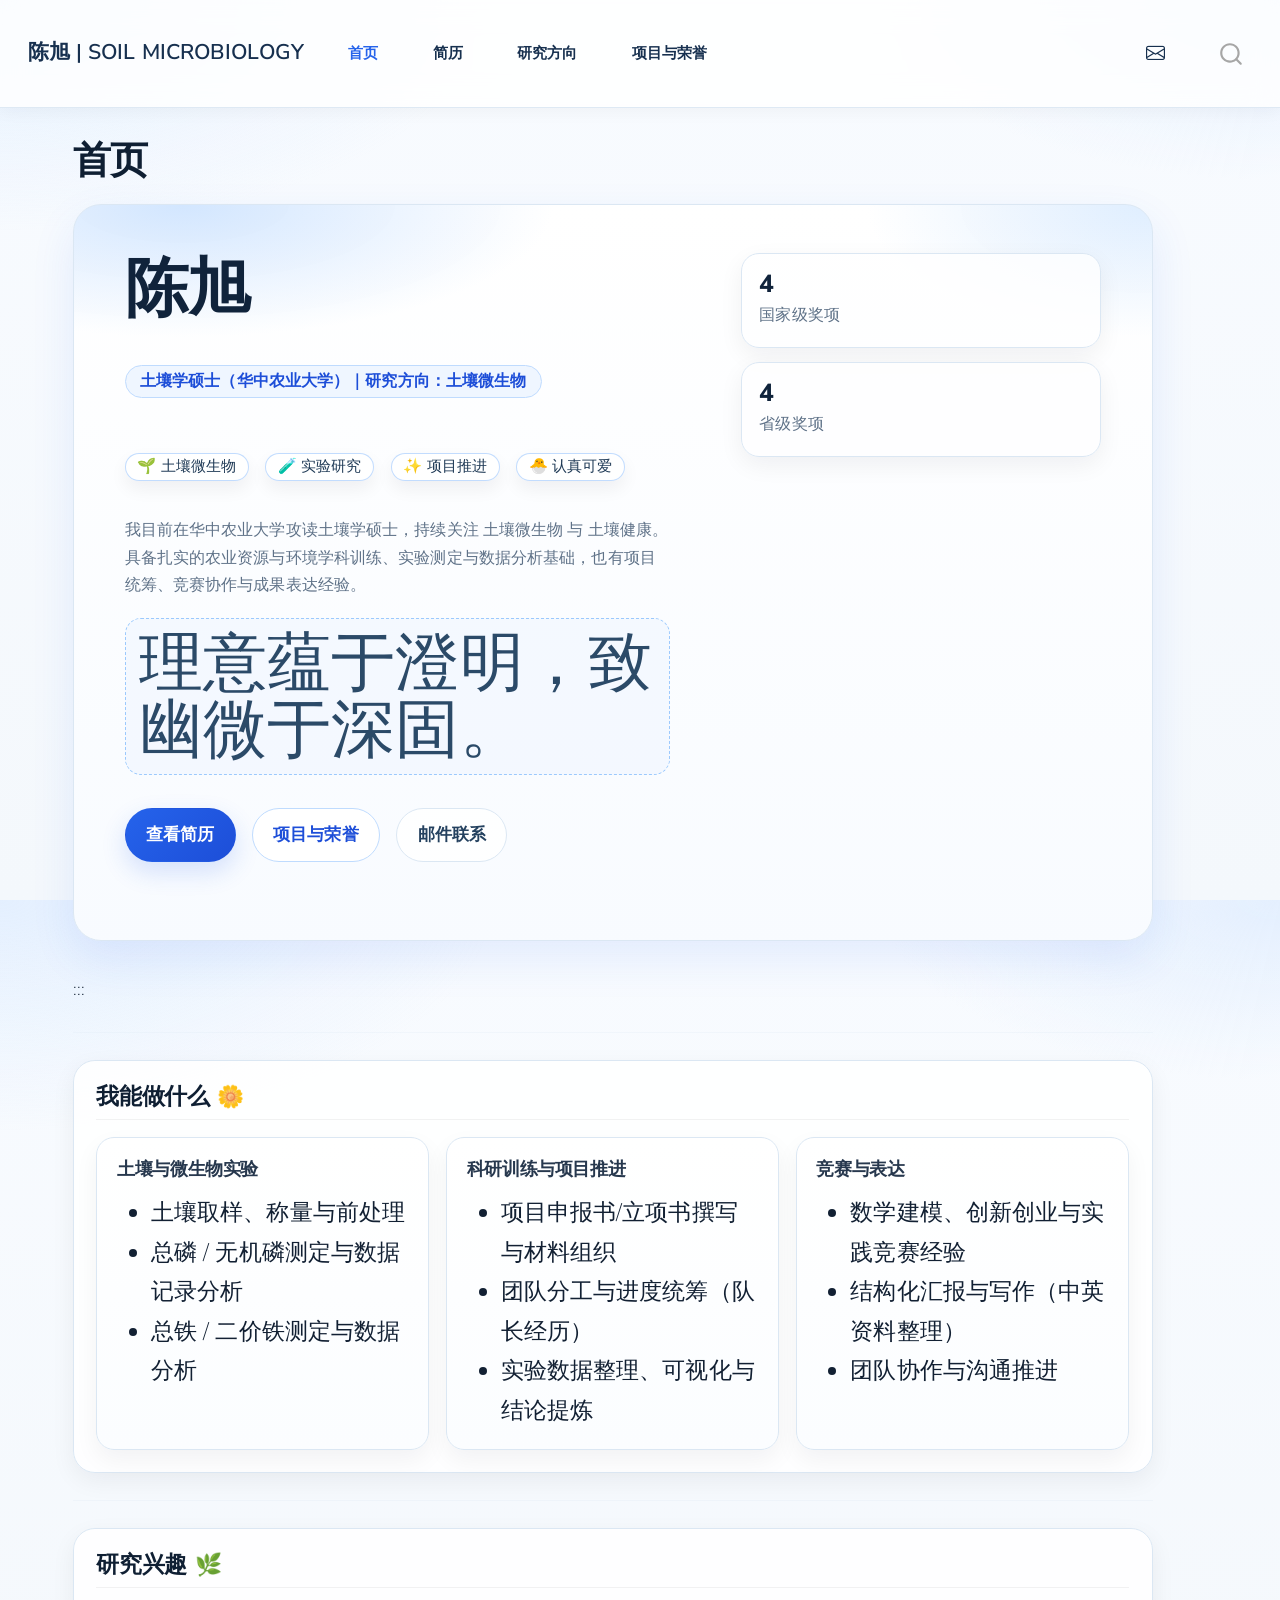
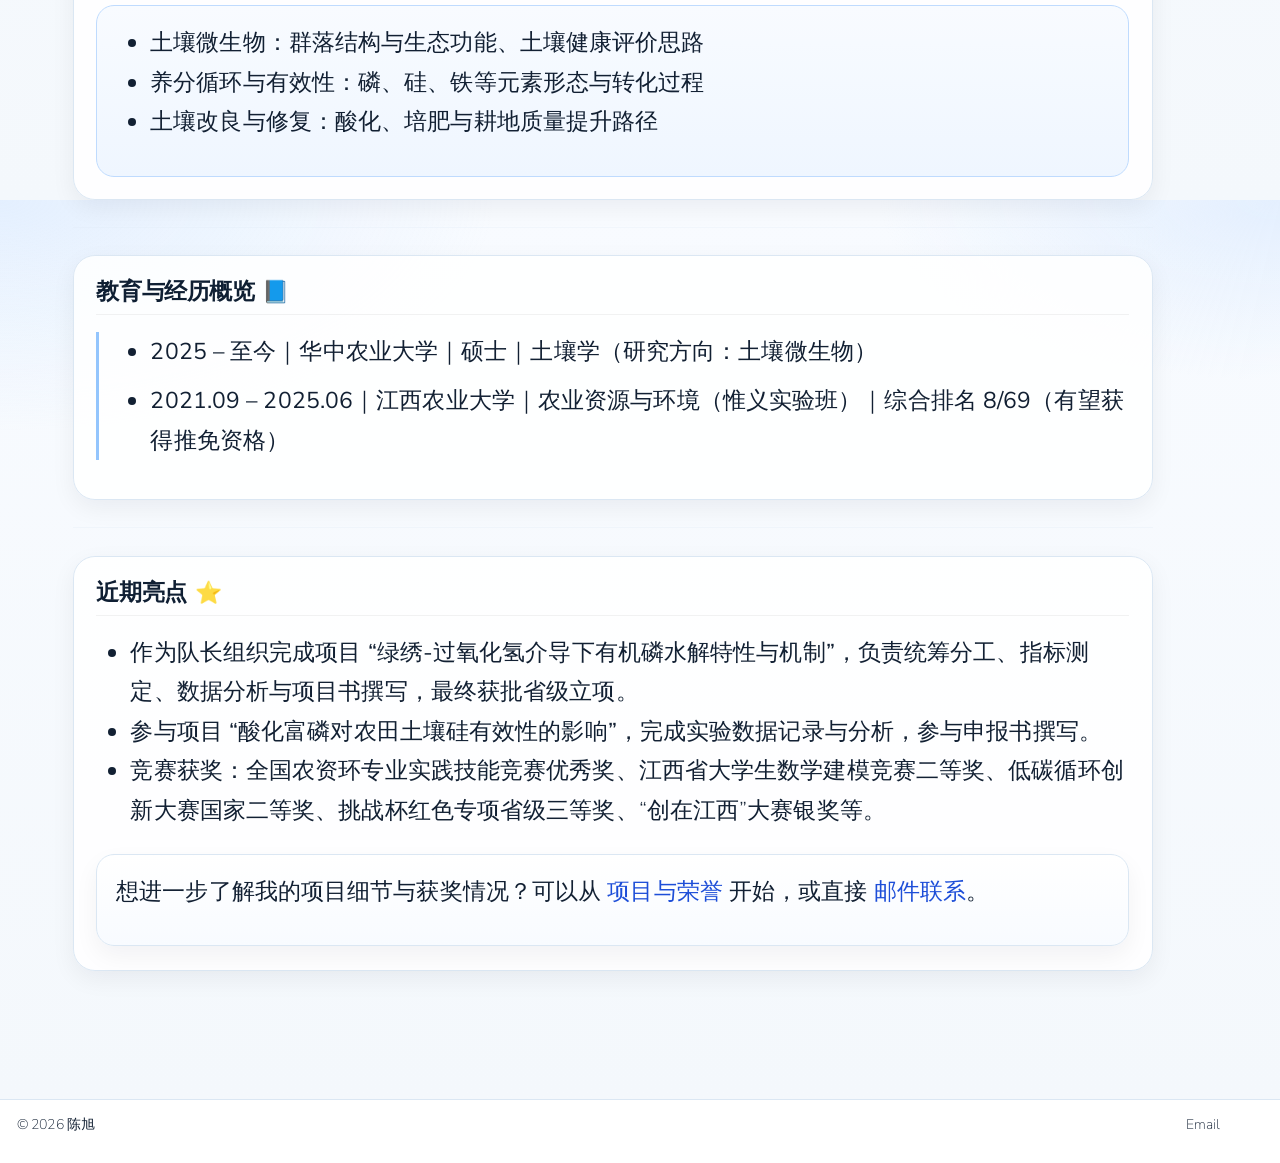
<file: docs/index.html>
<!DOCTYPE html>
<html xmlns="http://www.w3.org/1999/xhtml" lang="zh-Hans" xml:lang="zh-Hans"><head>

<meta charset="utf-8">
<meta name="generator" content="quarto-1.9.31">

<meta name="viewport" content="width=device-width, initial-scale=1.0, user-scalable=yes">


<title>首页 – 陈旭 | Soil Microbiology</title>
<style>
/* Default styles provided by pandoc.
** See https://pandoc.org/MANUAL.html#variables-for-html for config info.
*/
code{white-space: pre-wrap;}
span.smallcaps{font-variant: small-caps;}
div.columns{display: flex; gap: min(4vw, 1.5em);}
div.column{flex: auto; overflow-x: auto;}
div.hanging-indent{margin-left: 1.5em; text-indent: -1.5em;}
ul.task-list{list-style: none;}
ul.task-list li input[type="checkbox"] {
  width: 0.8em;
  margin: 0 0.8em 0.2em -1em; /* quarto-specific, see https://github.com/quarto-dev/quarto-cli/issues/4556 */ 
  vertical-align: middle;
}
</style>


<script src="site_libs/quarto-nav/quarto-nav.js"></script>
<script src="site_libs/quarto-nav/headroom.min.js"></script>
<script src="site_libs/clipboard/clipboard.min.js"></script>
<script src="site_libs/quarto-search/autocomplete.umd.js"></script>
<script src="site_libs/quarto-search/fuse.min.js"></script>
<script src="site_libs/quarto-search/quarto-search.js"></script>
<meta name="quarto:offset" content="./">
<script src="site_libs/quarto-html/quarto.js" type="module"></script>
<script src="site_libs/quarto-html/tabsets/tabsets.js" type="module"></script>
<script src="site_libs/quarto-html/popper.min.js"></script>
<script src="site_libs/quarto-html/tippy.umd.min.js"></script>
<script src="site_libs/quarto-html/anchor.min.js"></script>
<link href="site_libs/quarto-html/tippy.css" rel="stylesheet">
<link href="site_libs/quarto-html/quarto-syntax-highlighting-7c69b197886ae2a34062761d21e44731.css" rel="stylesheet" id="quarto-text-highlighting-styles">
<script src="site_libs/bootstrap/bootstrap.min.js"></script>
<link href="site_libs/bootstrap/bootstrap-icons.css" rel="stylesheet">
<link href="site_libs/bootstrap/bootstrap-25bb7fe11dd87d4b484275f98d8af0aa.min.css" rel="stylesheet" append-hash="true" id="quarto-bootstrap" data-mode="light">
<script id="quarto-search-options" type="application/json">{
  "location": "navbar",
  "copy-button": false,
  "collapse-after": 3,
  "panel-placement": "end",
  "type": "overlay",
  "limit": 50,
  "keyboard-shortcut": [
    "f",
    "/",
    "s"
  ],
  "show-item-context": false,
  "language": {
    "search-no-results-text": "没有结果",
    "search-matching-documents-text": "匹配的文档",
    "search-copy-link-title": "复制搜索链接",
    "search-hide-matches-text": "隐藏其它匹配结果",
    "search-more-match-text": "更多匹配结果",
    "search-more-matches-text": "更多匹配结果",
    "search-clear-button-title": "清除",
    "search-text-placeholder": "",
    "search-detached-cancel-button-title": "取消",
    "search-submit-button-title": "提交",
    "search-label": "搜索"
  }
}</script>
<style>html{ scroll-behavior: smooth; }</style>


<link rel="stylesheet" href="styles.css">
</head>

<body class="nav-fixed quarto-light">

<div id="quarto-search-results"></div>
  <header id="quarto-header" class="headroom fixed-top">
    <nav class="navbar navbar-expand-lg " data-bs-theme="dark">
      <div class="navbar-container container-fluid">
      <div class="navbar-brand-container mx-auto">
    <a class="navbar-brand" href="./index.html">
    <span class="navbar-title">陈旭 | Soil Microbiology</span>
    </a>
  </div>
            <div id="quarto-search" class="" title="搜索"></div>
          <button class="navbar-toggler" type="button" data-bs-toggle="collapse" data-bs-target="#navbarCollapse" aria-controls="navbarCollapse" role="menu" aria-expanded="false" aria-label="展开或折叠导航栏" onclick="if (window.quartoToggleHeadroom) { window.quartoToggleHeadroom(); }">
  <span class="navbar-toggler-icon"></span>
</button>
          <div class="collapse navbar-collapse" id="navbarCollapse">
            <ul class="navbar-nav navbar-nav-scroll me-auto">
  <li class="nav-item">
    <a class="nav-link active" href="./index.html" aria-current="page"> 
<span class="menu-text">首页</span></a>
  </li>  
  <li class="nav-item">
    <a class="nav-link" href="./about.html"> 
<span class="menu-text">简历</span></a>
  </li>  
  <li class="nav-item">
    <a class="nav-link" href="./research.html"> 
<span class="menu-text">研究方向</span></a>
  </li>  
  <li class="nav-item">
    <a class="nav-link" href="./projects.html"> 
<span class="menu-text">项目与荣誉</span></a>
  </li>  
</ul>
            <ul class="navbar-nav navbar-nav-scroll ms-auto">
  <li class="nav-item compact">
    <a class="nav-link" href="mailto:2213504815@qq.com"> <i class="bi bi-envelope" role="img" aria-label="Email">
</i> 
<span class="menu-text"></span></a>
  </li>  
</ul>
          </div> <!-- /navcollapse -->
            <div class="quarto-navbar-tools">
</div>
      </div> <!-- /container-fluid -->
    </nav>
</header>
<!-- content -->
<div id="quarto-content" class="quarto-container page-columns page-rows-contents page-layout-full page-navbar">
<!-- sidebar -->
<!-- margin-sidebar -->
    
<!-- main -->
<main class="content column-page" id="quarto-document-content">

<header id="title-block-header" class="quarto-title-block default">
<div class="quarto-title">
<h1 class="title">首页</h1>
</div>



<div class="quarto-title-meta column-page">

    
  
    
  </div>
  


</header>


<div class="hero">
<div class="hero-inner">
<section id="陈旭" class="level1 hero-title hero-text">
<h1 class="hero-title">陈旭</h1>
<div class="hero-subtitle">
土壤学硕士（华中农业大学）｜研究方向：土壤微生物
</div>
<div class="hero-stickers">
<p><span class="sticker">🌱 土壤微生物</span> <span class="sticker">🧪 实验研究</span> <span class="sticker">✨ 项目推进</span> <span class="sticker">🐣 认真可爱</span></p>
</div>
<div class="hero-lead">
我目前在华中农业大学攻读土壤学硕士，持续关注 <strong>土壤微生物</strong> 与 <strong>土壤健康</strong>。具备扎实的农业资源与环境学科训练、实验测定与数据分析基础，也有项目统筹、竞赛协作与成果表达经验。
</div>
<div class="hero-note">
理意蕴于澄明，致幽微于深固。
</div>
<div class="hero-cta">
<p><a href="./about.html" class="btn btn-primary btn-lg">查看简历</a> <a href="./projects.html" class="btn btn-outline-primary btn-lg">项目与荣誉</a> <a href="mailto:2213504815@qq.com" class="btn btn-ghost btn-lg">邮件联系</a></p>
</div>
</section>
<div class="hero-avatar">
<div class="hero-metrics">
<div class="metric">
<div class="metric-k">
4
</div>
<div class="metric-v">
国家级奖项
</div>
</div>
<div class="metric">
<div class="metric-k">
4
</div>
<div class="metric-v">
省级奖项
</div>
</div>
</div>
</div>
</div>
</div>
<p>:::</p>
<hr>
<section id="我能做什么" class="level2 section-title home-panel">
<h2 class="section-title anchored" data-anchor-id="我能做什么">我能做什么 <span class="section-emoji">🌼</span></h2>
<div class="cards">
<section id="土壤与微生物实验" class="level3 card-lite">
<h3 class="anchored" data-anchor-id="土壤与微生物实验">土壤与微生物实验</h3>
<ul>
<li>土壤取样、称量与前处理<br>
</li>
<li>总磷 / 无机磷测定与数据记录分析<br>
</li>
<li>总铁 / 二价铁测定与数据分析</li>
</ul>
</section>
<section id="科研训练与项目推进" class="level3 card-lite">
<h3 class="anchored" data-anchor-id="科研训练与项目推进">科研训练与项目推进</h3>
<ul>
<li>项目申报书/立项书撰写与材料组织<br>
</li>
<li>团队分工与进度统筹（队长经历）<br>
</li>
<li>实验数据整理、可视化与结论提炼</li>
</ul>
</section>
<section id="竞赛与表达" class="level3 card-lite">
<h3 class="anchored" data-anchor-id="竞赛与表达">竞赛与表达</h3>
<ul>
<li>数学建模、创新创业与实践竞赛经验<br>
</li>
<li>结构化汇报与写作（中英资料整理）<br>
</li>
<li>团队协作与沟通推进</li>
</ul>
</section>
</div>
</section>
<hr>
<section id="研究兴趣" class="level2 section-title home-panel">
<h2 class="section-title anchored" data-anchor-id="研究兴趣">研究兴趣 <span class="section-emoji">🌿</span></h2>
<div class="highlight">
<ul>
<li><strong>土壤微生物</strong>：群落结构与生态功能、土壤健康评价思路<br>
</li>
<li><strong>养分循环与有效性</strong>：磷、硅、铁等元素形态与转化过程<br>
</li>
<li><strong>土壤改良与修复</strong>：酸化、培肥与耕地质量提升路径</li>
</ul>
</div>
</section>
<hr>
<section id="教育与经历概览" class="level2 section-title home-panel">
<h2 class="section-title anchored" data-anchor-id="教育与经历概览">教育与经历概览 <span class="section-emoji">📘</span></h2>
<div class="timeline">
<ul>
<li><strong>2025 – 至今</strong>｜华中农业大学｜硕士｜土壤学（研究方向：土壤微生物）</li>
<li><strong>2021.09 – 2025.06</strong>｜江西农业大学｜农业资源与环境（惟义实验班）｜综合排名 <strong>8/69</strong>（有望获得推免资格）</li>
</ul>
</div>
</section>
<hr>
<section id="近期亮点" class="level2 section-title home-panel">
<h2 class="section-title anchored" data-anchor-id="近期亮点">近期亮点 <span class="section-emoji">⭐</span></h2>
<ul>
<li>作为队长组织完成项目 <strong>“绿绣-过氧化氢介导下有机磷水解特性与机制”</strong>，负责统筹分工、指标测定、数据分析与项目书撰写，最终获批<strong>省级立项</strong>。<br>
</li>
<li>参与项目 <strong>“酸化富磷对农田土壤硅有效性的影响”</strong>，完成实验数据记录与分析，参与申报书撰写。<br>
</li>
<li>竞赛获奖：全国农资环专业实践技能竞赛优秀奖、江西省大学生数学建模竞赛二等奖、低碳循环创新大赛国家二等奖、挑战杯红色专项省级三等奖、“创在江西”大赛银奖等。</li>
</ul>
<div class="cta-banner">
<p>想进一步了解我的项目细节与获奖情况？可以从 <strong><a href="./projects.html">项目与荣誉</a></strong> 开始，或直接 <strong><a href="mailto:2213504815@qq.com">邮件联系</a></strong>。</p>
</div>
</section>



</main> <!-- /main -->
<script id="quarto-html-after-body" type="application/javascript">
  window.document.addEventListener("DOMContentLoaded", function (event) {
    const icon = "";
    const anchorJS = new window.AnchorJS();
    anchorJS.options = {
      placement: 'right',
      icon: icon
    };
    anchorJS.add('.anchored');
      var localhostRegex = new RegExp(/^(?:http|https):\/\/localhost\:?[0-9]*\//);
      var mailtoRegex = new RegExp(/^mailto:/);
        var filterRegex = new RegExp('/' + window.location.host + '/');
      var isInternal = (href) => {
          return filterRegex.test(href) || localhostRegex.test(href) || mailtoRegex.test(href);
      }
      // Inspect non-navigation links and adorn them if external
     var links = window.document.querySelectorAll('a[href]:not(.nav-link):not(.navbar-brand):not(.toc-action):not(.sidebar-link):not(.sidebar-item-toggle):not(.pagination-link):not(.no-external):not([aria-hidden]):not(.dropdown-item):not(.quarto-navigation-tool):not(.about-link)');
      for (var i=0; i<links.length; i++) {
        const link = links[i];
        if (!isInternal(link.href)) {
          // undo the damage that might have been done by quarto-nav.js in the case of
          // links that we want to consider external
          if (link.dataset.originalHref !== undefined) {
            link.href = link.dataset.originalHref;
          }
            // target, if specified
            link.setAttribute("target", "_blank");
            if (link.getAttribute("rel") === null) {
              link.setAttribute("rel", "noopener");
            }
        }
      }
    function tippyHover(el, contentFn, onTriggerFn, onUntriggerFn) {
      const config = {
        allowHTML: true,
        maxWidth: 500,
        delay: 100,
        arrow: false,
        appendTo: function(el) {
            return el.parentElement;
        },
        interactive: true,
        interactiveBorder: 10,
        theme: 'quarto',
        placement: 'bottom-start',
      };
      if (contentFn) {
        config.content = contentFn;
      }
      if (onTriggerFn) {
        config.onTrigger = onTriggerFn;
      }
      if (onUntriggerFn) {
        config.onUntrigger = onUntriggerFn;
      }
      window.tippy(el, config); 
    }
    const noterefs = window.document.querySelectorAll('a[role="doc-noteref"]');
    for (var i=0; i<noterefs.length; i++) {
      const ref = noterefs[i];
      tippyHover(ref, function() {
        // use id or data attribute instead here
        let href = ref.getAttribute('data-footnote-href') || ref.getAttribute('href');
        try { href = new URL(href).hash; } catch {}
        const id = href.replace(/^#\/?/, "");
        const note = window.document.getElementById(id);
        if (note) {
          return note.innerHTML;
        } else {
          return "";
        }
      });
    }
    const xrefs = window.document.querySelectorAll('a.quarto-xref');
    const processXRef = (id, note) => {
      // Strip column container classes
      const stripColumnClz = (el) => {
        el.classList.remove("page-full", "page-columns");
        if (el.children) {
          for (const child of el.children) {
            stripColumnClz(child);
          }
        }
      }
      stripColumnClz(note)
      if (id === null || id.startsWith('sec-')) {
        // Special case sections, only their first couple elements
        const container = document.createElement("div");
        if (note.children && note.children.length > 2) {
          container.appendChild(note.children[0].cloneNode(true));
          for (let i = 1; i < note.children.length; i++) {
            const child = note.children[i];
            if (child.tagName === "P" && child.innerText === "") {
              continue;
            } else {
              container.appendChild(child.cloneNode(true));
              break;
            }
          }
          if (window.Quarto?.typesetMath) {
            window.Quarto.typesetMath(container);
          }
          return container.innerHTML
        } else {
          if (window.Quarto?.typesetMath) {
            window.Quarto.typesetMath(note);
          }
          return note.innerHTML;
        }
      } else {
        // Remove any anchor links if they are present
        const anchorLink = note.querySelector('a.anchorjs-link');
        if (anchorLink) {
          anchorLink.remove();
        }
        if (window.Quarto?.typesetMath) {
          window.Quarto.typesetMath(note);
        }
        if (note.classList.contains("callout")) {
          return note.outerHTML;
        } else {
          return note.innerHTML;
        }
      }
    }
    for (var i=0; i<xrefs.length; i++) {
      const xref = xrefs[i];
      tippyHover(xref, undefined, function(instance) {
        instance.disable();
        let url = xref.getAttribute('href');
        let hash = undefined; 
        if (url.startsWith('#')) {
          hash = url;
        } else {
          try { hash = new URL(url).hash; } catch {}
        }
        if (hash) {
          const id = hash.replace(/^#\/?/, "");
          const note = window.document.getElementById(id);
          if (note !== null) {
            try {
              const html = processXRef(id, note.cloneNode(true));
              instance.setContent(html);
            } finally {
              instance.enable();
              instance.show();
            }
          } else {
            // See if we can fetch this
            fetch(url.split('#')[0])
            .then(res => res.text())
            .then(html => {
              const parser = new DOMParser();
              const htmlDoc = parser.parseFromString(html, "text/html");
              const note = htmlDoc.getElementById(id);
              if (note !== null) {
                const html = processXRef(id, note);
                instance.setContent(html);
              } 
            }).finally(() => {
              instance.enable();
              instance.show();
            });
          }
        } else {
          // See if we can fetch a full url (with no hash to target)
          // This is a special case and we should probably do some content thinning / targeting
          fetch(url)
          .then(res => res.text())
          .then(html => {
            const parser = new DOMParser();
            const htmlDoc = parser.parseFromString(html, "text/html");
            const note = htmlDoc.querySelector('main.content');
            if (note !== null) {
              // This should only happen for chapter cross references
              // (since there is no id in the URL)
              // remove the first header
              if (note.children.length > 0 && note.children[0].tagName === "HEADER") {
                note.children[0].remove();
              }
              const html = processXRef(null, note);
              instance.setContent(html);
            } 
          }).finally(() => {
            instance.enable();
            instance.show();
          });
        }
      }, function(instance) {
      });
    }
        let selectedAnnoteEl;
        const selectorForAnnotation = ( cell, annotation) => {
          let cellAttr = 'data-code-cell="' + cell + '"';
          let lineAttr = 'data-code-annotation="' +  annotation + '"';
          const selector = 'span[' + cellAttr + '][' + lineAttr + ']';
          return selector;
        }
        const selectCodeLines = (annoteEl) => {
          const doc = window.document;
          const targetCell = annoteEl.getAttribute("data-target-cell");
          const targetAnnotation = annoteEl.getAttribute("data-target-annotation");
          const annoteSpan = window.document.querySelector(selectorForAnnotation(targetCell, targetAnnotation));
          const lines = annoteSpan.getAttribute("data-code-lines").split(",");
          const lineIds = lines.map((line) => {
            return targetCell + "-" + line;
          })
          let top = null;
          let height = null;
          let parent = null;
          if (lineIds.length > 0) {
              //compute the position of the single el (top and bottom and make a div)
              const el = window.document.getElementById(lineIds[0]);
              top = el.offsetTop;
              height = el.offsetHeight;
              parent = el.parentElement.parentElement;
            if (lineIds.length > 1) {
              const lastEl = window.document.getElementById(lineIds[lineIds.length - 1]);
              const bottom = lastEl.offsetTop + lastEl.offsetHeight;
              height = bottom - top;
            }
            if (top !== null && height !== null && parent !== null) {
              // cook up a div (if necessary) and position it 
              let div = window.document.getElementById("code-annotation-line-highlight");
              if (div === null) {
                div = window.document.createElement("div");
                div.setAttribute("id", "code-annotation-line-highlight");
                div.style.position = 'absolute';
                parent.appendChild(div);
              }
              div.style.top = top - 2 + "px";
              div.style.height = height + 4 + "px";
              div.style.left = 0;
              let gutterDiv = window.document.getElementById("code-annotation-line-highlight-gutter");
              if (gutterDiv === null) {
                gutterDiv = window.document.createElement("div");
                gutterDiv.setAttribute("id", "code-annotation-line-highlight-gutter");
                gutterDiv.style.position = 'absolute';
                const codeCell = window.document.getElementById(targetCell);
                const gutter = codeCell.querySelector('.code-annotation-gutter');
                gutter.appendChild(gutterDiv);
              }
              gutterDiv.style.top = top - 2 + "px";
              gutterDiv.style.height = height + 4 + "px";
            }
            selectedAnnoteEl = annoteEl;
          }
        };
        const unselectCodeLines = () => {
          const elementsIds = ["code-annotation-line-highlight", "code-annotation-line-highlight-gutter"];
          elementsIds.forEach((elId) => {
            const div = window.document.getElementById(elId);
            if (div) {
              div.remove();
            }
          });
          selectedAnnoteEl = undefined;
        };
          // Handle positioning of the toggle
      window.addEventListener(
        "resize",
        throttle(() => {
          elRect = undefined;
          if (selectedAnnoteEl) {
            selectCodeLines(selectedAnnoteEl);
          }
        }, 10)
      );
      function throttle(fn, ms) {
      let throttle = false;
      let timer;
        return (...args) => {
          if(!throttle) { // first call gets through
              fn.apply(this, args);
              throttle = true;
          } else { // all the others get throttled
              if(timer) clearTimeout(timer); // cancel #2
              timer = setTimeout(() => {
                fn.apply(this, args);
                timer = throttle = false;
              }, ms);
          }
        };
      }
        // Attach click handler to the DT
        const annoteDls = window.document.querySelectorAll('dt[data-target-cell]');
        for (const annoteDlNode of annoteDls) {
          annoteDlNode.addEventListener('click', (event) => {
            const clickedEl = event.target;
            if (clickedEl !== selectedAnnoteEl) {
              unselectCodeLines();
              const activeEl = window.document.querySelector('dt[data-target-cell].code-annotation-active');
              if (activeEl) {
                activeEl.classList.remove('code-annotation-active');
              }
              selectCodeLines(clickedEl);
              clickedEl.classList.add('code-annotation-active');
            } else {
              // Unselect the line
              unselectCodeLines();
              clickedEl.classList.remove('code-annotation-active');
            }
          });
        }
    const findCites = (el) => {
      const parentEl = el.parentElement;
      if (parentEl) {
        const cites = parentEl.dataset.cites;
        if (cites) {
          return {
            el,
            cites: cites.split(' ')
          };
        } else {
          return findCites(el.parentElement)
        }
      } else {
        return undefined;
      }
    };
    var bibliorefs = window.document.querySelectorAll('a[role="doc-biblioref"]');
    for (var i=0; i<bibliorefs.length; i++) {
      const ref = bibliorefs[i];
      const citeInfo = findCites(ref);
      if (citeInfo) {
        tippyHover(citeInfo.el, function() {
          var popup = window.document.createElement('div');
          citeInfo.cites.forEach(function(cite) {
            var citeDiv = window.document.createElement('div');
            citeDiv.classList.add('hanging-indent');
            citeDiv.classList.add('csl-entry');
            var biblioDiv = window.document.getElementById('ref-' + cite);
            if (biblioDiv) {
              citeDiv.innerHTML = biblioDiv.innerHTML;
            }
            popup.appendChild(citeDiv);
          });
          return popup.innerHTML;
        });
      }
    }
  });
  </script>
</div> <!-- /content -->
<footer class="footer">
  <div class="nav-footer">
    <div class="nav-footer-left">
<p>© 2026 陈旭</p>
</div>   
    <div class="nav-footer-center">
      &nbsp;
    </div>
    <div class="nav-footer-right">
      <ul class="footer-items list-unstyled">
    <li class="nav-item">
    <a class="nav-link" href="mailto:2213504815@qq.com">
<p>Email</p>
</a>
  </li>  
</ul>
    </div>
  </div>
</footer>




<script src="site_libs/quarto-html/zenscroll-min.js"></script>
</body></html>
</file>
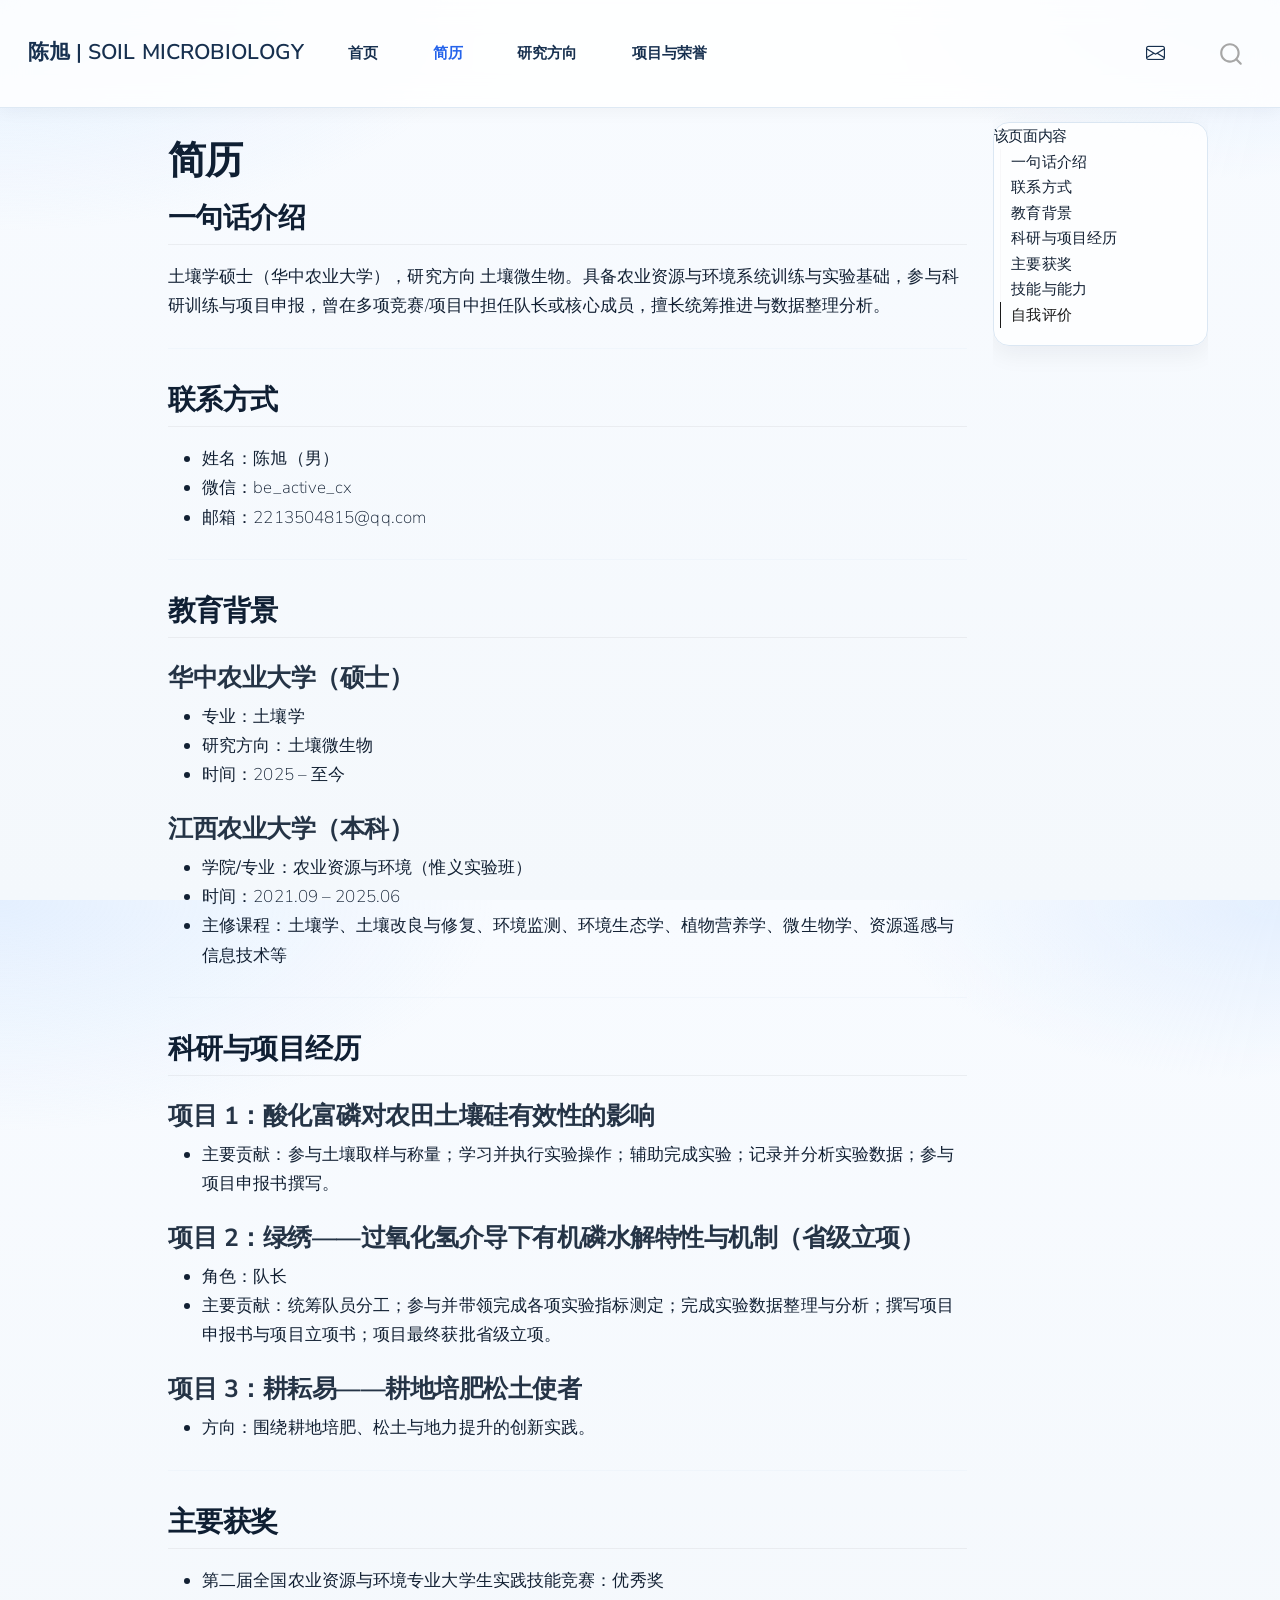
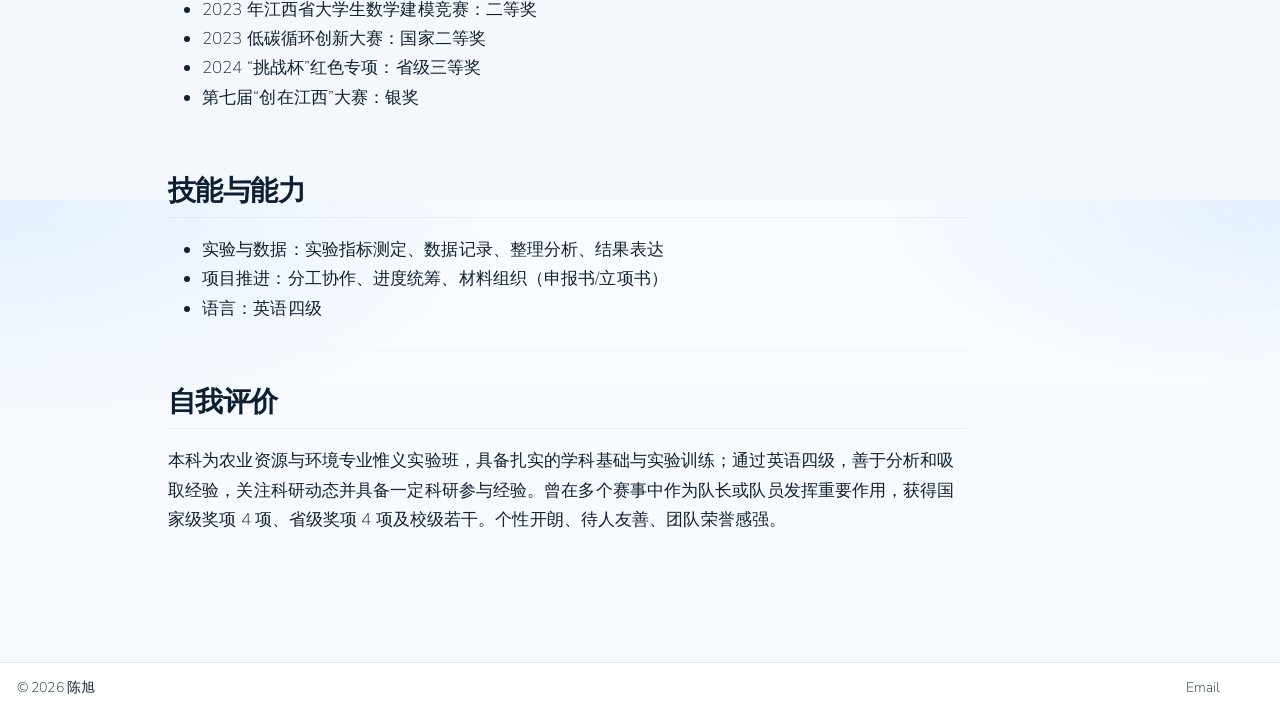
<file: docs/about.html>
<!DOCTYPE html>
<html xmlns="http://www.w3.org/1999/xhtml" lang="zh-Hans" xml:lang="zh-Hans"><head>

<meta charset="utf-8">
<meta name="generator" content="quarto-1.9.31">

<meta name="viewport" content="width=device-width, initial-scale=1.0, user-scalable=yes">


<title>简历 – 陈旭 | Soil Microbiology</title>
<style>
/* Default styles provided by pandoc.
** See https://pandoc.org/MANUAL.html#variables-for-html for config info.
*/
code{white-space: pre-wrap;}
span.smallcaps{font-variant: small-caps;}
div.columns{display: flex; gap: min(4vw, 1.5em);}
div.column{flex: auto; overflow-x: auto;}
div.hanging-indent{margin-left: 1.5em; text-indent: -1.5em;}
ul.task-list{list-style: none;}
ul.task-list li input[type="checkbox"] {
  width: 0.8em;
  margin: 0 0.8em 0.2em -1em; /* quarto-specific, see https://github.com/quarto-dev/quarto-cli/issues/4556 */ 
  vertical-align: middle;
}
</style>


<script src="site_libs/quarto-nav/quarto-nav.js"></script>
<script src="site_libs/quarto-nav/headroom.min.js"></script>
<script src="site_libs/clipboard/clipboard.min.js"></script>
<script src="site_libs/quarto-search/autocomplete.umd.js"></script>
<script src="site_libs/quarto-search/fuse.min.js"></script>
<script src="site_libs/quarto-search/quarto-search.js"></script>
<meta name="quarto:offset" content="./">
<script src="site_libs/quarto-html/quarto.js" type="module"></script>
<script src="site_libs/quarto-html/tabsets/tabsets.js" type="module"></script>
<script src="site_libs/quarto-html/popper.min.js"></script>
<script src="site_libs/quarto-html/tippy.umd.min.js"></script>
<script src="site_libs/quarto-html/anchor.min.js"></script>
<link href="site_libs/quarto-html/tippy.css" rel="stylesheet">
<link href="site_libs/quarto-html/quarto-syntax-highlighting-7c69b197886ae2a34062761d21e44731.css" rel="stylesheet" id="quarto-text-highlighting-styles">
<script src="site_libs/bootstrap/bootstrap.min.js"></script>
<link href="site_libs/bootstrap/bootstrap-icons.css" rel="stylesheet">
<link href="site_libs/bootstrap/bootstrap-25bb7fe11dd87d4b484275f98d8af0aa.min.css" rel="stylesheet" append-hash="true" id="quarto-bootstrap" data-mode="light">
<script id="quarto-search-options" type="application/json">{
  "location": "navbar",
  "copy-button": false,
  "collapse-after": 3,
  "panel-placement": "end",
  "type": "overlay",
  "limit": 50,
  "keyboard-shortcut": [
    "f",
    "/",
    "s"
  ],
  "show-item-context": false,
  "language": {
    "search-no-results-text": "没有结果",
    "search-matching-documents-text": "匹配的文档",
    "search-copy-link-title": "复制搜索链接",
    "search-hide-matches-text": "隐藏其它匹配结果",
    "search-more-match-text": "更多匹配结果",
    "search-more-matches-text": "更多匹配结果",
    "search-clear-button-title": "清除",
    "search-text-placeholder": "",
    "search-detached-cancel-button-title": "取消",
    "search-submit-button-title": "提交",
    "search-label": "搜索"
  }
}</script>
<style>html{ scroll-behavior: smooth; }</style>


<link rel="stylesheet" href="styles.css">
</head>

<body class="nav-fixed quarto-light">

<div id="quarto-search-results"></div>
  <header id="quarto-header" class="headroom fixed-top">
    <nav class="navbar navbar-expand-lg " data-bs-theme="dark">
      <div class="navbar-container container-fluid">
      <div class="navbar-brand-container mx-auto">
    <a class="navbar-brand" href="./index.html">
    <span class="navbar-title">陈旭 | Soil Microbiology</span>
    </a>
  </div>
            <div id="quarto-search" class="" title="搜索"></div>
          <button class="navbar-toggler" type="button" data-bs-toggle="collapse" data-bs-target="#navbarCollapse" aria-controls="navbarCollapse" role="menu" aria-expanded="false" aria-label="展开或折叠导航栏" onclick="if (window.quartoToggleHeadroom) { window.quartoToggleHeadroom(); }">
  <span class="navbar-toggler-icon"></span>
</button>
          <div class="collapse navbar-collapse" id="navbarCollapse">
            <ul class="navbar-nav navbar-nav-scroll me-auto">
  <li class="nav-item">
    <a class="nav-link" href="./index.html"> 
<span class="menu-text">首页</span></a>
  </li>  
  <li class="nav-item">
    <a class="nav-link active" href="./about.html" aria-current="page"> 
<span class="menu-text">简历</span></a>
  </li>  
  <li class="nav-item">
    <a class="nav-link" href="./research.html"> 
<span class="menu-text">研究方向</span></a>
  </li>  
  <li class="nav-item">
    <a class="nav-link" href="./projects.html"> 
<span class="menu-text">项目与荣誉</span></a>
  </li>  
</ul>
            <ul class="navbar-nav navbar-nav-scroll ms-auto">
  <li class="nav-item compact">
    <a class="nav-link" href="mailto:2213504815@qq.com"> <i class="bi bi-envelope" role="img" aria-label="Email">
</i> 
<span class="menu-text"></span></a>
  </li>  
</ul>
          </div> <!-- /navcollapse -->
            <div class="quarto-navbar-tools">
</div>
      </div> <!-- /container-fluid -->
    </nav>
</header>
<!-- content -->
<div id="quarto-content" class="quarto-container page-columns page-rows-contents page-layout-article page-navbar">
<!-- sidebar -->
<!-- margin-sidebar -->
    <div id="quarto-margin-sidebar" class="sidebar margin-sidebar">
        <nav id="TOC" role="doc-toc" class="toc-active">
    <h2 id="toc-title">该页面内容</h2>
   
  <ul>
  <li><a href="#一句话介绍" id="toc-一句话介绍" class="nav-link active" data-scroll-target="#一句话介绍">一句话介绍</a></li>
  <li><a href="#联系方式" id="toc-联系方式" class="nav-link" data-scroll-target="#联系方式">联系方式</a></li>
  <li><a href="#教育背景" id="toc-教育背景" class="nav-link" data-scroll-target="#教育背景">教育背景</a>
  <ul class="collapse">
  <li><a href="#华中农业大学硕士" id="toc-华中农业大学硕士" class="nav-link" data-scroll-target="#华中农业大学硕士">华中农业大学（硕士）</a></li>
  <li><a href="#江西农业大学本科" id="toc-江西农业大学本科" class="nav-link" data-scroll-target="#江西农业大学本科">江西农业大学（本科）</a></li>
  </ul></li>
  <li><a href="#科研与项目经历" id="toc-科研与项目经历" class="nav-link" data-scroll-target="#科研与项目经历">科研与项目经历</a>
  <ul class="collapse">
  <li><a href="#项目-1酸化富磷对农田土壤硅有效性的影响" id="toc-项目-1酸化富磷对农田土壤硅有效性的影响" class="nav-link" data-scroll-target="#项目-1酸化富磷对农田土壤硅有效性的影响">项目 1：酸化富磷对农田土壤硅有效性的影响</a></li>
  <li><a href="#项目-2绿绣过氧化氢介导下有机磷水解特性与机制省级立项" id="toc-项目-2绿绣过氧化氢介导下有机磷水解特性与机制省级立项" class="nav-link" data-scroll-target="#项目-2绿绣过氧化氢介导下有机磷水解特性与机制省级立项">项目 2：绿绣——过氧化氢介导下有机磷水解特性与机制（省级立项）</a></li>
  <li><a href="#项目-3耕耘易耕地培肥松土使者" id="toc-项目-3耕耘易耕地培肥松土使者" class="nav-link" data-scroll-target="#项目-3耕耘易耕地培肥松土使者">项目 3：耕耘易——耕地培肥松土使者</a></li>
  </ul></li>
  <li><a href="#主要获奖" id="toc-主要获奖" class="nav-link" data-scroll-target="#主要获奖">主要获奖</a></li>
  <li><a href="#技能与能力" id="toc-技能与能力" class="nav-link" data-scroll-target="#技能与能力">技能与能力</a></li>
  <li><a href="#自我评价" id="toc-自我评价" class="nav-link" data-scroll-target="#自我评价">自我评价</a></li>
  </ul>
</nav>
    </div>
<!-- main -->
<main class="content" id="quarto-document-content">

<header id="title-block-header" class="quarto-title-block default">
<div class="quarto-title">
<h1 class="title">简历</h1>
</div>



<div class="quarto-title-meta">

    
  
    
  </div>
  


</header>


<section id="一句话介绍" class="level2">
<h2 class="anchored" data-anchor-id="一句话介绍">一句话介绍</h2>
<p>土壤学硕士（华中农业大学），研究方向 <strong>土壤微生物</strong>。具备农业资源与环境系统训练与实验基础，参与科研训练与项目申报，曾在多项竞赛/项目中担任队长或核心成员，擅长统筹推进与数据整理分析。</p>
<hr>
</section>
<section id="联系方式" class="level2">
<h2 class="anchored" data-anchor-id="联系方式">联系方式</h2>
<ul>
<li><strong>姓名</strong>：陈旭（男）<br>
</li>
<li><strong>微信</strong>：be_active_cx<br>
</li>
<li><strong>邮箱</strong>：2213504815@qq.com</li>
</ul>
<hr>
</section>
<section id="教育背景" class="level2">
<h2 class="anchored" data-anchor-id="教育背景">教育背景</h2>
<section id="华中农业大学硕士" class="level3">
<h3 class="anchored" data-anchor-id="华中农业大学硕士">华中农业大学（硕士）</h3>
<ul>
<li><strong>专业</strong>：土壤学<br>
</li>
<li><strong>研究方向</strong>：土壤微生物<br>
</li>
<li><strong>时间</strong>：2025 – 至今</li>
</ul>
</section>
<section id="江西农业大学本科" class="level3">
<h3 class="anchored" data-anchor-id="江西农业大学本科">江西农业大学（本科）</h3>
<ul>
<li><strong>学院/专业</strong>：农业资源与环境（惟义实验班）<br>
</li>
<li><strong>时间</strong>：2021.09 – 2025.06<br>
</li>
<li><strong>主修课程</strong>：土壤学、土壤改良与修复、环境监测、环境生态学、植物营养学、微生物学、资源遥感与信息技术等</li>
</ul>
<hr>
</section>
</section>
<section id="科研与项目经历" class="level2">
<h2 class="anchored" data-anchor-id="科研与项目经历">科研与项目经历</h2>
<section id="项目-1酸化富磷对农田土壤硅有效性的影响" class="level3">
<h3 class="anchored" data-anchor-id="项目-1酸化富磷对农田土壤硅有效性的影响">项目 1：酸化富磷对农田土壤硅有效性的影响</h3>
<ul>
<li><strong>主要贡献</strong>：参与土壤取样与称量；学习并执行实验操作；辅助完成实验；记录并分析实验数据；参与项目申报书撰写。</li>
</ul>
</section>
<section id="项目-2绿绣过氧化氢介导下有机磷水解特性与机制省级立项" class="level3">
<h3 class="anchored" data-anchor-id="项目-2绿绣过氧化氢介导下有机磷水解特性与机制省级立项">项目 2：绿绣——过氧化氢介导下有机磷水解特性与机制（省级立项）</h3>
<ul>
<li><strong>角色</strong>：队长<br>
</li>
<li><strong>主要贡献</strong>：统筹队员分工；参与并带领完成各项实验指标测定；完成实验数据整理与分析；撰写项目申报书与项目立项书；项目最终获批省级立项。</li>
</ul>
</section>
<section id="项目-3耕耘易耕地培肥松土使者" class="level3">
<h3 class="anchored" data-anchor-id="项目-3耕耘易耕地培肥松土使者">项目 3：耕耘易——耕地培肥松土使者</h3>
<ul>
<li><strong>方向</strong>：围绕耕地培肥、松土与地力提升的创新实践。</li>
</ul>
<hr>
</section>
</section>
<section id="主要获奖" class="level2">
<h2 class="anchored" data-anchor-id="主要获奖">主要获奖</h2>
<ul>
<li>第二届全国农业资源与环境专业大学生实践技能竞赛：<strong>优秀奖</strong><br>
</li>
<li>2023 年江西省大学生数学建模竞赛：<strong>二等奖</strong><br>
</li>
<li>2023 低碳循环创新大赛：<strong>国家二等奖</strong><br>
</li>
<li>2024 “挑战杯”红色专项：<strong>省级三等奖</strong><br>
</li>
<li>第七届“创在江西”大赛：<strong>银奖</strong></li>
</ul>
<hr>
</section>
<section id="技能与能力" class="level2">
<h2 class="anchored" data-anchor-id="技能与能力">技能与能力</h2>
<ul>
<li><strong>实验与数据</strong>：实验指标测定、数据记录、整理分析、结果表达<br>
</li>
<li><strong>项目推进</strong>：分工协作、进度统筹、材料组织（申报书/立项书）<br>
</li>
<li><strong>语言</strong>：英语四级</li>
</ul>
<hr>
</section>
<section id="自我评价" class="level2">
<h2 class="anchored" data-anchor-id="自我评价">自我评价</h2>
<p>本科为农业资源与环境专业惟义实验班，具备扎实的学科基础与实验训练；通过英语四级，善于分析和吸取经验，关注科研动态并具备一定科研参与经验。曾在多个赛事中作为队长或队员发挥重要作用，获得国家级奖项 4 项、省级奖项 4 项及校级若干。个性开朗、待人友善、团队荣誉感强。</p>


</section>

</main> <!-- /main -->
<script id="quarto-html-after-body" type="application/javascript">
  window.document.addEventListener("DOMContentLoaded", function (event) {
    const icon = "";
    const anchorJS = new window.AnchorJS();
    anchorJS.options = {
      placement: 'right',
      icon: icon
    };
    anchorJS.add('.anchored');
      var localhostRegex = new RegExp(/^(?:http|https):\/\/localhost\:?[0-9]*\//);
      var mailtoRegex = new RegExp(/^mailto:/);
        var filterRegex = new RegExp('/' + window.location.host + '/');
      var isInternal = (href) => {
          return filterRegex.test(href) || localhostRegex.test(href) || mailtoRegex.test(href);
      }
      // Inspect non-navigation links and adorn them if external
     var links = window.document.querySelectorAll('a[href]:not(.nav-link):not(.navbar-brand):not(.toc-action):not(.sidebar-link):not(.sidebar-item-toggle):not(.pagination-link):not(.no-external):not([aria-hidden]):not(.dropdown-item):not(.quarto-navigation-tool):not(.about-link)');
      for (var i=0; i<links.length; i++) {
        const link = links[i];
        if (!isInternal(link.href)) {
          // undo the damage that might have been done by quarto-nav.js in the case of
          // links that we want to consider external
          if (link.dataset.originalHref !== undefined) {
            link.href = link.dataset.originalHref;
          }
            // target, if specified
            link.setAttribute("target", "_blank");
            if (link.getAttribute("rel") === null) {
              link.setAttribute("rel", "noopener");
            }
        }
      }
    function tippyHover(el, contentFn, onTriggerFn, onUntriggerFn) {
      const config = {
        allowHTML: true,
        maxWidth: 500,
        delay: 100,
        arrow: false,
        appendTo: function(el) {
            return el.parentElement;
        },
        interactive: true,
        interactiveBorder: 10,
        theme: 'quarto',
        placement: 'bottom-start',
      };
      if (contentFn) {
        config.content = contentFn;
      }
      if (onTriggerFn) {
        config.onTrigger = onTriggerFn;
      }
      if (onUntriggerFn) {
        config.onUntrigger = onUntriggerFn;
      }
      window.tippy(el, config); 
    }
    const noterefs = window.document.querySelectorAll('a[role="doc-noteref"]');
    for (var i=0; i<noterefs.length; i++) {
      const ref = noterefs[i];
      tippyHover(ref, function() {
        // use id or data attribute instead here
        let href = ref.getAttribute('data-footnote-href') || ref.getAttribute('href');
        try { href = new URL(href).hash; } catch {}
        const id = href.replace(/^#\/?/, "");
        const note = window.document.getElementById(id);
        if (note) {
          return note.innerHTML;
        } else {
          return "";
        }
      });
    }
    const xrefs = window.document.querySelectorAll('a.quarto-xref');
    const processXRef = (id, note) => {
      // Strip column container classes
      const stripColumnClz = (el) => {
        el.classList.remove("page-full", "page-columns");
        if (el.children) {
          for (const child of el.children) {
            stripColumnClz(child);
          }
        }
      }
      stripColumnClz(note)
      if (id === null || id.startsWith('sec-')) {
        // Special case sections, only their first couple elements
        const container = document.createElement("div");
        if (note.children && note.children.length > 2) {
          container.appendChild(note.children[0].cloneNode(true));
          for (let i = 1; i < note.children.length; i++) {
            const child = note.children[i];
            if (child.tagName === "P" && child.innerText === "") {
              continue;
            } else {
              container.appendChild(child.cloneNode(true));
              break;
            }
          }
          if (window.Quarto?.typesetMath) {
            window.Quarto.typesetMath(container);
          }
          return container.innerHTML
        } else {
          if (window.Quarto?.typesetMath) {
            window.Quarto.typesetMath(note);
          }
          return note.innerHTML;
        }
      } else {
        // Remove any anchor links if they are present
        const anchorLink = note.querySelector('a.anchorjs-link');
        if (anchorLink) {
          anchorLink.remove();
        }
        if (window.Quarto?.typesetMath) {
          window.Quarto.typesetMath(note);
        }
        if (note.classList.contains("callout")) {
          return note.outerHTML;
        } else {
          return note.innerHTML;
        }
      }
    }
    for (var i=0; i<xrefs.length; i++) {
      const xref = xrefs[i];
      tippyHover(xref, undefined, function(instance) {
        instance.disable();
        let url = xref.getAttribute('href');
        let hash = undefined; 
        if (url.startsWith('#')) {
          hash = url;
        } else {
          try { hash = new URL(url).hash; } catch {}
        }
        if (hash) {
          const id = hash.replace(/^#\/?/, "");
          const note = window.document.getElementById(id);
          if (note !== null) {
            try {
              const html = processXRef(id, note.cloneNode(true));
              instance.setContent(html);
            } finally {
              instance.enable();
              instance.show();
            }
          } else {
            // See if we can fetch this
            fetch(url.split('#')[0])
            .then(res => res.text())
            .then(html => {
              const parser = new DOMParser();
              const htmlDoc = parser.parseFromString(html, "text/html");
              const note = htmlDoc.getElementById(id);
              if (note !== null) {
                const html = processXRef(id, note);
                instance.setContent(html);
              } 
            }).finally(() => {
              instance.enable();
              instance.show();
            });
          }
        } else {
          // See if we can fetch a full url (with no hash to target)
          // This is a special case and we should probably do some content thinning / targeting
          fetch(url)
          .then(res => res.text())
          .then(html => {
            const parser = new DOMParser();
            const htmlDoc = parser.parseFromString(html, "text/html");
            const note = htmlDoc.querySelector('main.content');
            if (note !== null) {
              // This should only happen for chapter cross references
              // (since there is no id in the URL)
              // remove the first header
              if (note.children.length > 0 && note.children[0].tagName === "HEADER") {
                note.children[0].remove();
              }
              const html = processXRef(null, note);
              instance.setContent(html);
            } 
          }).finally(() => {
            instance.enable();
            instance.show();
          });
        }
      }, function(instance) {
      });
    }
        let selectedAnnoteEl;
        const selectorForAnnotation = ( cell, annotation) => {
          let cellAttr = 'data-code-cell="' + cell + '"';
          let lineAttr = 'data-code-annotation="' +  annotation + '"';
          const selector = 'span[' + cellAttr + '][' + lineAttr + ']';
          return selector;
        }
        const selectCodeLines = (annoteEl) => {
          const doc = window.document;
          const targetCell = annoteEl.getAttribute("data-target-cell");
          const targetAnnotation = annoteEl.getAttribute("data-target-annotation");
          const annoteSpan = window.document.querySelector(selectorForAnnotation(targetCell, targetAnnotation));
          const lines = annoteSpan.getAttribute("data-code-lines").split(",");
          const lineIds = lines.map((line) => {
            return targetCell + "-" + line;
          })
          let top = null;
          let height = null;
          let parent = null;
          if (lineIds.length > 0) {
              //compute the position of the single el (top and bottom and make a div)
              const el = window.document.getElementById(lineIds[0]);
              top = el.offsetTop;
              height = el.offsetHeight;
              parent = el.parentElement.parentElement;
            if (lineIds.length > 1) {
              const lastEl = window.document.getElementById(lineIds[lineIds.length - 1]);
              const bottom = lastEl.offsetTop + lastEl.offsetHeight;
              height = bottom - top;
            }
            if (top !== null && height !== null && parent !== null) {
              // cook up a div (if necessary) and position it 
              let div = window.document.getElementById("code-annotation-line-highlight");
              if (div === null) {
                div = window.document.createElement("div");
                div.setAttribute("id", "code-annotation-line-highlight");
                div.style.position = 'absolute';
                parent.appendChild(div);
              }
              div.style.top = top - 2 + "px";
              div.style.height = height + 4 + "px";
              div.style.left = 0;
              let gutterDiv = window.document.getElementById("code-annotation-line-highlight-gutter");
              if (gutterDiv === null) {
                gutterDiv = window.document.createElement("div");
                gutterDiv.setAttribute("id", "code-annotation-line-highlight-gutter");
                gutterDiv.style.position = 'absolute';
                const codeCell = window.document.getElementById(targetCell);
                const gutter = codeCell.querySelector('.code-annotation-gutter');
                gutter.appendChild(gutterDiv);
              }
              gutterDiv.style.top = top - 2 + "px";
              gutterDiv.style.height = height + 4 + "px";
            }
            selectedAnnoteEl = annoteEl;
          }
        };
        const unselectCodeLines = () => {
          const elementsIds = ["code-annotation-line-highlight", "code-annotation-line-highlight-gutter"];
          elementsIds.forEach((elId) => {
            const div = window.document.getElementById(elId);
            if (div) {
              div.remove();
            }
          });
          selectedAnnoteEl = undefined;
        };
          // Handle positioning of the toggle
      window.addEventListener(
        "resize",
        throttle(() => {
          elRect = undefined;
          if (selectedAnnoteEl) {
            selectCodeLines(selectedAnnoteEl);
          }
        }, 10)
      );
      function throttle(fn, ms) {
      let throttle = false;
      let timer;
        return (...args) => {
          if(!throttle) { // first call gets through
              fn.apply(this, args);
              throttle = true;
          } else { // all the others get throttled
              if(timer) clearTimeout(timer); // cancel #2
              timer = setTimeout(() => {
                fn.apply(this, args);
                timer = throttle = false;
              }, ms);
          }
        };
      }
        // Attach click handler to the DT
        const annoteDls = window.document.querySelectorAll('dt[data-target-cell]');
        for (const annoteDlNode of annoteDls) {
          annoteDlNode.addEventListener('click', (event) => {
            const clickedEl = event.target;
            if (clickedEl !== selectedAnnoteEl) {
              unselectCodeLines();
              const activeEl = window.document.querySelector('dt[data-target-cell].code-annotation-active');
              if (activeEl) {
                activeEl.classList.remove('code-annotation-active');
              }
              selectCodeLines(clickedEl);
              clickedEl.classList.add('code-annotation-active');
            } else {
              // Unselect the line
              unselectCodeLines();
              clickedEl.classList.remove('code-annotation-active');
            }
          });
        }
    const findCites = (el) => {
      const parentEl = el.parentElement;
      if (parentEl) {
        const cites = parentEl.dataset.cites;
        if (cites) {
          return {
            el,
            cites: cites.split(' ')
          };
        } else {
          return findCites(el.parentElement)
        }
      } else {
        return undefined;
      }
    };
    var bibliorefs = window.document.querySelectorAll('a[role="doc-biblioref"]');
    for (var i=0; i<bibliorefs.length; i++) {
      const ref = bibliorefs[i];
      const citeInfo = findCites(ref);
      if (citeInfo) {
        tippyHover(citeInfo.el, function() {
          var popup = window.document.createElement('div');
          citeInfo.cites.forEach(function(cite) {
            var citeDiv = window.document.createElement('div');
            citeDiv.classList.add('hanging-indent');
            citeDiv.classList.add('csl-entry');
            var biblioDiv = window.document.getElementById('ref-' + cite);
            if (biblioDiv) {
              citeDiv.innerHTML = biblioDiv.innerHTML;
            }
            popup.appendChild(citeDiv);
          });
          return popup.innerHTML;
        });
      }
    }
  });
  </script>
</div> <!-- /content -->
<footer class="footer">
  <div class="nav-footer">
    <div class="nav-footer-left">
<p>© 2026 陈旭</p>
</div>   
    <div class="nav-footer-center">
      &nbsp;
    </div>
    <div class="nav-footer-right">
      <ul class="footer-items list-unstyled">
    <li class="nav-item">
    <a class="nav-link" href="mailto:2213504815@qq.com">
<p>Email</p>
</a>
  </li>  
</ul>
    </div>
  </div>
</footer>




<script src="site_libs/quarto-html/zenscroll-min.js"></script>
</body></html>
</file>
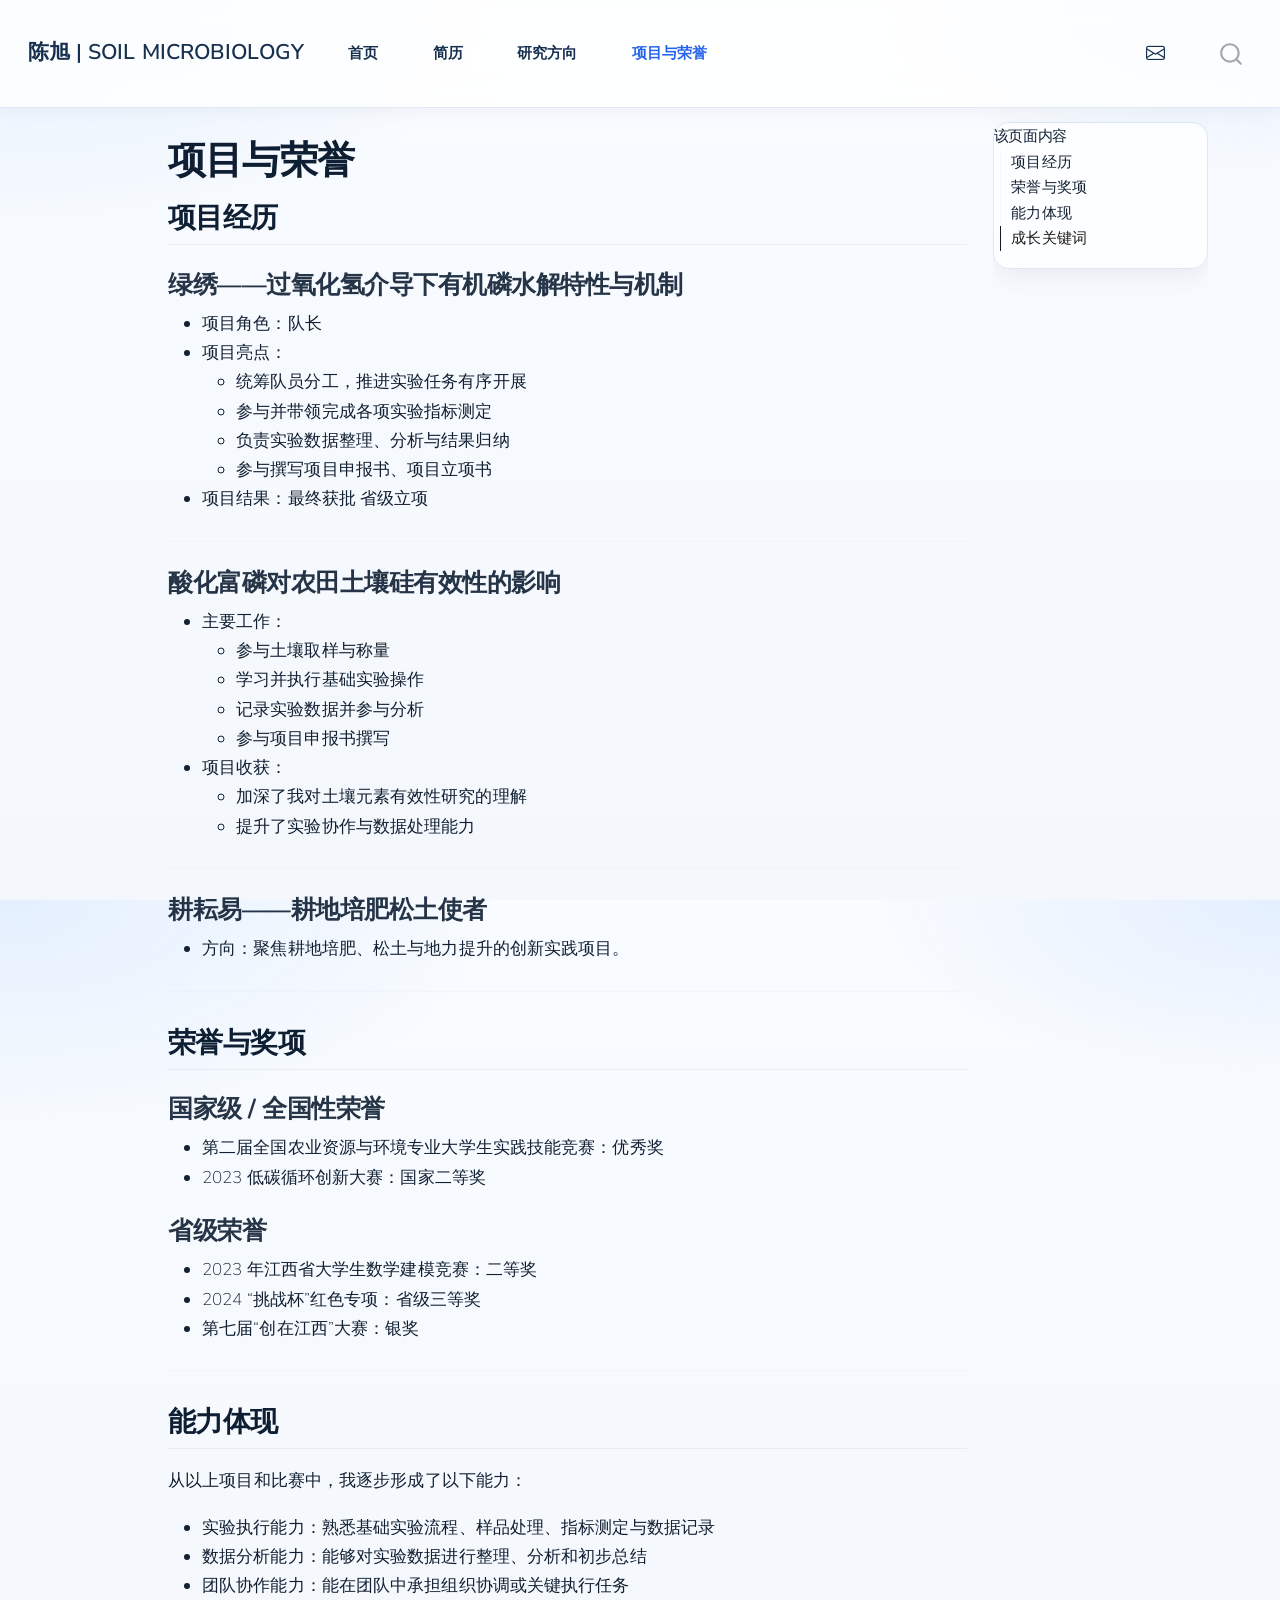
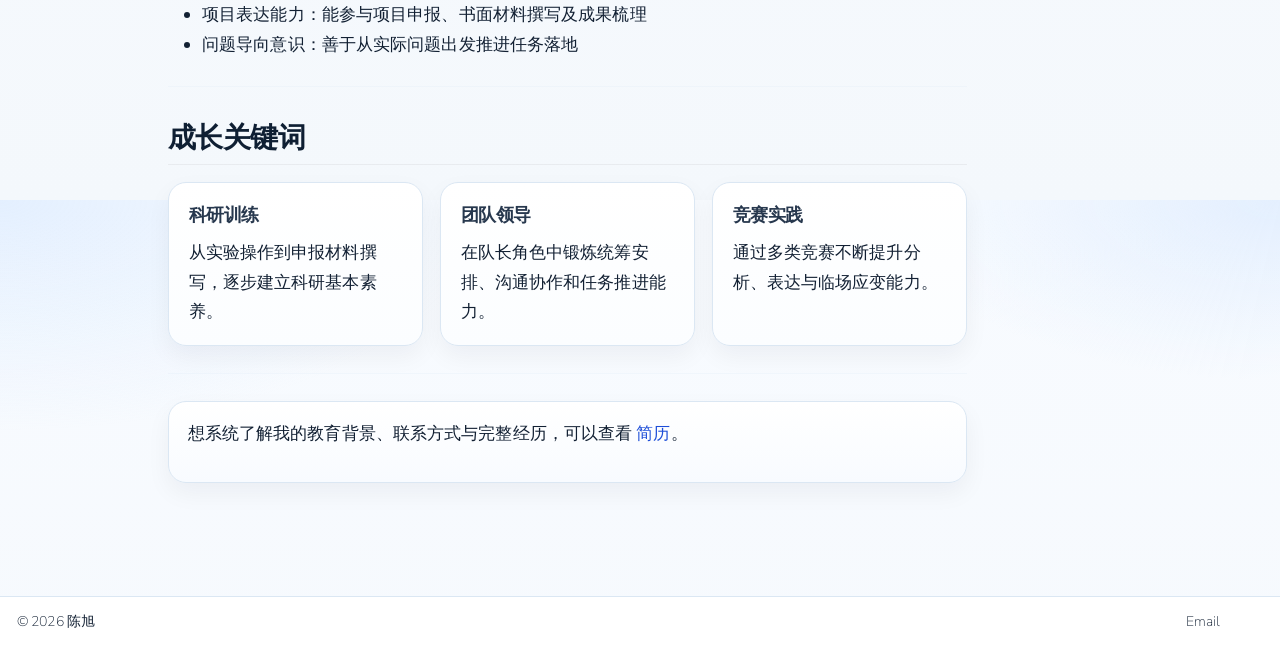
<file: docs/projects.html>
<!DOCTYPE html>
<html xmlns="http://www.w3.org/1999/xhtml" lang="zh-Hans" xml:lang="zh-Hans"><head>

<meta charset="utf-8">
<meta name="generator" content="quarto-1.9.31">

<meta name="viewport" content="width=device-width, initial-scale=1.0, user-scalable=yes">


<title>项目与荣誉 – 陈旭 | Soil Microbiology</title>
<style>
/* Default styles provided by pandoc.
** See https://pandoc.org/MANUAL.html#variables-for-html for config info.
*/
code{white-space: pre-wrap;}
span.smallcaps{font-variant: small-caps;}
div.columns{display: flex; gap: min(4vw, 1.5em);}
div.column{flex: auto; overflow-x: auto;}
div.hanging-indent{margin-left: 1.5em; text-indent: -1.5em;}
ul.task-list{list-style: none;}
ul.task-list li input[type="checkbox"] {
  width: 0.8em;
  margin: 0 0.8em 0.2em -1em; /* quarto-specific, see https://github.com/quarto-dev/quarto-cli/issues/4556 */ 
  vertical-align: middle;
}
</style>


<script src="site_libs/quarto-nav/quarto-nav.js"></script>
<script src="site_libs/quarto-nav/headroom.min.js"></script>
<script src="site_libs/clipboard/clipboard.min.js"></script>
<script src="site_libs/quarto-search/autocomplete.umd.js"></script>
<script src="site_libs/quarto-search/fuse.min.js"></script>
<script src="site_libs/quarto-search/quarto-search.js"></script>
<meta name="quarto:offset" content="./">
<script src="site_libs/quarto-html/quarto.js" type="module"></script>
<script src="site_libs/quarto-html/tabsets/tabsets.js" type="module"></script>
<script src="site_libs/quarto-html/popper.min.js"></script>
<script src="site_libs/quarto-html/tippy.umd.min.js"></script>
<script src="site_libs/quarto-html/anchor.min.js"></script>
<link href="site_libs/quarto-html/tippy.css" rel="stylesheet">
<link href="site_libs/quarto-html/quarto-syntax-highlighting-7c69b197886ae2a34062761d21e44731.css" rel="stylesheet" id="quarto-text-highlighting-styles">
<script src="site_libs/bootstrap/bootstrap.min.js"></script>
<link href="site_libs/bootstrap/bootstrap-icons.css" rel="stylesheet">
<link href="site_libs/bootstrap/bootstrap-25bb7fe11dd87d4b484275f98d8af0aa.min.css" rel="stylesheet" append-hash="true" id="quarto-bootstrap" data-mode="light">
<script id="quarto-search-options" type="application/json">{
  "location": "navbar",
  "copy-button": false,
  "collapse-after": 3,
  "panel-placement": "end",
  "type": "overlay",
  "limit": 50,
  "keyboard-shortcut": [
    "f",
    "/",
    "s"
  ],
  "show-item-context": false,
  "language": {
    "search-no-results-text": "没有结果",
    "search-matching-documents-text": "匹配的文档",
    "search-copy-link-title": "复制搜索链接",
    "search-hide-matches-text": "隐藏其它匹配结果",
    "search-more-match-text": "更多匹配结果",
    "search-more-matches-text": "更多匹配结果",
    "search-clear-button-title": "清除",
    "search-text-placeholder": "",
    "search-detached-cancel-button-title": "取消",
    "search-submit-button-title": "提交",
    "search-label": "搜索"
  }
}</script>
<style>html{ scroll-behavior: smooth; }</style>


<link rel="stylesheet" href="styles.css">
</head>

<body class="nav-fixed quarto-light">

<div id="quarto-search-results"></div>
  <header id="quarto-header" class="headroom fixed-top">
    <nav class="navbar navbar-expand-lg " data-bs-theme="dark">
      <div class="navbar-container container-fluid">
      <div class="navbar-brand-container mx-auto">
    <a class="navbar-brand" href="./index.html">
    <span class="navbar-title">陈旭 | Soil Microbiology</span>
    </a>
  </div>
            <div id="quarto-search" class="" title="搜索"></div>
          <button class="navbar-toggler" type="button" data-bs-toggle="collapse" data-bs-target="#navbarCollapse" aria-controls="navbarCollapse" role="menu" aria-expanded="false" aria-label="展开或折叠导航栏" onclick="if (window.quartoToggleHeadroom) { window.quartoToggleHeadroom(); }">
  <span class="navbar-toggler-icon"></span>
</button>
          <div class="collapse navbar-collapse" id="navbarCollapse">
            <ul class="navbar-nav navbar-nav-scroll me-auto">
  <li class="nav-item">
    <a class="nav-link" href="./index.html"> 
<span class="menu-text">首页</span></a>
  </li>  
  <li class="nav-item">
    <a class="nav-link" href="./about.html"> 
<span class="menu-text">简历</span></a>
  </li>  
  <li class="nav-item">
    <a class="nav-link" href="./research.html"> 
<span class="menu-text">研究方向</span></a>
  </li>  
  <li class="nav-item">
    <a class="nav-link active" href="./projects.html" aria-current="page"> 
<span class="menu-text">项目与荣誉</span></a>
  </li>  
</ul>
            <ul class="navbar-nav navbar-nav-scroll ms-auto">
  <li class="nav-item compact">
    <a class="nav-link" href="mailto:2213504815@qq.com"> <i class="bi bi-envelope" role="img" aria-label="Email">
</i> 
<span class="menu-text"></span></a>
  </li>  
</ul>
          </div> <!-- /navcollapse -->
            <div class="quarto-navbar-tools">
</div>
      </div> <!-- /container-fluid -->
    </nav>
</header>
<!-- content -->
<div id="quarto-content" class="quarto-container page-columns page-rows-contents page-layout-article page-navbar">
<!-- sidebar -->
<!-- margin-sidebar -->
    <div id="quarto-margin-sidebar" class="sidebar margin-sidebar">
        <nav id="TOC" role="doc-toc" class="toc-active">
    <h2 id="toc-title">该页面内容</h2>
   
  <ul>
  <li><a href="#项目经历" id="toc-项目经历" class="nav-link active" data-scroll-target="#项目经历">项目经历</a>
  <ul class="collapse">
  <li><a href="#绿绣过氧化氢介导下有机磷水解特性与机制" id="toc-绿绣过氧化氢介导下有机磷水解特性与机制" class="nav-link" data-scroll-target="#绿绣过氧化氢介导下有机磷水解特性与机制">绿绣——过氧化氢介导下有机磷水解特性与机制</a></li>
  <li><a href="#酸化富磷对农田土壤硅有效性的影响" id="toc-酸化富磷对农田土壤硅有效性的影响" class="nav-link" data-scroll-target="#酸化富磷对农田土壤硅有效性的影响">酸化富磷对农田土壤硅有效性的影响</a></li>
  <li><a href="#耕耘易耕地培肥松土使者" id="toc-耕耘易耕地培肥松土使者" class="nav-link" data-scroll-target="#耕耘易耕地培肥松土使者">耕耘易——耕地培肥松土使者</a></li>
  </ul></li>
  <li><a href="#荣誉与奖项" id="toc-荣誉与奖项" class="nav-link" data-scroll-target="#荣誉与奖项">荣誉与奖项</a>
  <ul class="collapse">
  <li><a href="#国家级-全国性荣誉" id="toc-国家级-全国性荣誉" class="nav-link" data-scroll-target="#国家级-全国性荣誉">国家级 / 全国性荣誉</a></li>
  <li><a href="#省级荣誉" id="toc-省级荣誉" class="nav-link" data-scroll-target="#省级荣誉">省级荣誉</a></li>
  </ul></li>
  <li><a href="#能力体现" id="toc-能力体现" class="nav-link" data-scroll-target="#能力体现">能力体现</a></li>
  <li><a href="#成长关键词" id="toc-成长关键词" class="nav-link" data-scroll-target="#成长关键词">成长关键词</a></li>
  </ul>
</nav>
    </div>
<!-- main -->
<main class="content" id="quarto-document-content">

<header id="title-block-header" class="quarto-title-block default">
<div class="quarto-title">
<h1 class="title">项目与荣誉</h1>
</div>



<div class="quarto-title-meta">

    
  
    
  </div>
  


</header>


<section id="项目经历" class="level2">
<h2 class="anchored" data-anchor-id="项目经历">项目经历</h2>
<section id="绿绣过氧化氢介导下有机磷水解特性与机制" class="level3">
<h3 class="anchored" data-anchor-id="绿绣过氧化氢介导下有机磷水解特性与机制">绿绣——过氧化氢介导下有机磷水解特性与机制</h3>
<ul>
<li><strong>项目角色</strong>：队长<br>
</li>
<li><strong>项目亮点</strong>：
<ul>
<li>统筹队员分工，推进实验任务有序开展<br>
</li>
<li>参与并带领完成各项实验指标测定<br>
</li>
<li>负责实验数据整理、分析与结果归纳<br>
</li>
<li>参与撰写项目申报书、项目立项书<br>
</li>
</ul></li>
<li><strong>项目结果</strong>：最终获批 <strong>省级立项</strong></li>
</ul>
<hr>
</section>
<section id="酸化富磷对农田土壤硅有效性的影响" class="level3">
<h3 class="anchored" data-anchor-id="酸化富磷对农田土壤硅有效性的影响">酸化富磷对农田土壤硅有效性的影响</h3>
<ul>
<li><strong>主要工作</strong>：
<ul>
<li>参与土壤取样与称量<br>
</li>
<li>学习并执行基础实验操作<br>
</li>
<li>记录实验数据并参与分析<br>
</li>
<li>参与项目申报书撰写<br>
</li>
</ul></li>
<li><strong>项目收获</strong>：
<ul>
<li>加深了我对土壤元素有效性研究的理解<br>
</li>
<li>提升了实验协作与数据处理能力</li>
</ul></li>
</ul>
<hr>
</section>
<section id="耕耘易耕地培肥松土使者" class="level3">
<h3 class="anchored" data-anchor-id="耕耘易耕地培肥松土使者">耕耘易——耕地培肥松土使者</h3>
<ul>
<li><strong>方向</strong>：聚焦耕地培肥、松土与地力提升的创新实践项目。</li>
</ul>
<hr>
</section>
</section>
<section id="荣誉与奖项" class="level2">
<h2 class="anchored" data-anchor-id="荣誉与奖项">荣誉与奖项</h2>
<section id="国家级-全国性荣誉" class="level3">
<h3 class="anchored" data-anchor-id="国家级-全国性荣誉">国家级 / 全国性荣誉</h3>
<ul>
<li>第二届全国农业资源与环境专业大学生实践技能竞赛：<strong>优秀奖</strong></li>
<li>2023 低碳循环创新大赛：<strong>国家二等奖</strong></li>
</ul>
</section>
<section id="省级荣誉" class="level3">
<h3 class="anchored" data-anchor-id="省级荣誉">省级荣誉</h3>
<ul>
<li>2023 年江西省大学生数学建模竞赛：<strong>二等奖</strong></li>
<li>2024 “挑战杯”红色专项：<strong>省级三等奖</strong></li>
<li>第七届“创在江西”大赛：<strong>银奖</strong></li>
</ul>
<hr>
</section>
</section>
<section id="能力体现" class="level2">
<h2 class="anchored" data-anchor-id="能力体现">能力体现</h2>
<p>从以上项目和比赛中，我逐步形成了以下能力：</p>
<ul>
<li><strong>实验执行能力</strong>：熟悉基础实验流程、样品处理、指标测定与数据记录<br>
</li>
<li><strong>数据分析能力</strong>：能够对实验数据进行整理、分析和初步总结<br>
</li>
<li><strong>团队协作能力</strong>：能在团队中承担组织协调或关键执行任务<br>
</li>
<li><strong>项目表达能力</strong>：能参与项目申报、书面材料撰写及成果梳理<br>
</li>
<li><strong>问题导向意识</strong>：善于从实际问题出发推进任务落地</li>
</ul>
<hr>
</section>
<section id="成长关键词" class="level2">
<h2 class="anchored" data-anchor-id="成长关键词">成长关键词</h2>
<div class="cards">
<section id="科研训练" class="level3 card-lite">
<h3 class="anchored" data-anchor-id="科研训练">科研训练</h3>
<p>从实验操作到申报材料撰写，逐步建立科研基本素养。</p>
</section>
<section id="团队领导" class="level3 card-lite">
<h3 class="anchored" data-anchor-id="团队领导">团队领导</h3>
<p>在队长角色中锻炼统筹安排、沟通协作和任务推进能力。</p>
</section>
<section id="竞赛实践" class="level3 card-lite">
<h3 class="anchored" data-anchor-id="竞赛实践">竞赛实践</h3>
<p>通过多类竞赛不断提升分析、表达与临场应变能力。</p>
</section>
</div>
<hr>
<div class="cta-banner">
<p>想系统了解我的教育背景、联系方式与完整经历，可以查看 <strong><a href="./about.html">简历</a></strong>。</p>
</div>


</section>

</main> <!-- /main -->
<script id="quarto-html-after-body" type="application/javascript">
  window.document.addEventListener("DOMContentLoaded", function (event) {
    const icon = "";
    const anchorJS = new window.AnchorJS();
    anchorJS.options = {
      placement: 'right',
      icon: icon
    };
    anchorJS.add('.anchored');
      var localhostRegex = new RegExp(/^(?:http|https):\/\/localhost\:?[0-9]*\//);
      var mailtoRegex = new RegExp(/^mailto:/);
        var filterRegex = new RegExp('/' + window.location.host + '/');
      var isInternal = (href) => {
          return filterRegex.test(href) || localhostRegex.test(href) || mailtoRegex.test(href);
      }
      // Inspect non-navigation links and adorn them if external
     var links = window.document.querySelectorAll('a[href]:not(.nav-link):not(.navbar-brand):not(.toc-action):not(.sidebar-link):not(.sidebar-item-toggle):not(.pagination-link):not(.no-external):not([aria-hidden]):not(.dropdown-item):not(.quarto-navigation-tool):not(.about-link)');
      for (var i=0; i<links.length; i++) {
        const link = links[i];
        if (!isInternal(link.href)) {
          // undo the damage that might have been done by quarto-nav.js in the case of
          // links that we want to consider external
          if (link.dataset.originalHref !== undefined) {
            link.href = link.dataset.originalHref;
          }
            // target, if specified
            link.setAttribute("target", "_blank");
            if (link.getAttribute("rel") === null) {
              link.setAttribute("rel", "noopener");
            }
        }
      }
    function tippyHover(el, contentFn, onTriggerFn, onUntriggerFn) {
      const config = {
        allowHTML: true,
        maxWidth: 500,
        delay: 100,
        arrow: false,
        appendTo: function(el) {
            return el.parentElement;
        },
        interactive: true,
        interactiveBorder: 10,
        theme: 'quarto',
        placement: 'bottom-start',
      };
      if (contentFn) {
        config.content = contentFn;
      }
      if (onTriggerFn) {
        config.onTrigger = onTriggerFn;
      }
      if (onUntriggerFn) {
        config.onUntrigger = onUntriggerFn;
      }
      window.tippy(el, config); 
    }
    const noterefs = window.document.querySelectorAll('a[role="doc-noteref"]');
    for (var i=0; i<noterefs.length; i++) {
      const ref = noterefs[i];
      tippyHover(ref, function() {
        // use id or data attribute instead here
        let href = ref.getAttribute('data-footnote-href') || ref.getAttribute('href');
        try { href = new URL(href).hash; } catch {}
        const id = href.replace(/^#\/?/, "");
        const note = window.document.getElementById(id);
        if (note) {
          return note.innerHTML;
        } else {
          return "";
        }
      });
    }
    const xrefs = window.document.querySelectorAll('a.quarto-xref');
    const processXRef = (id, note) => {
      // Strip column container classes
      const stripColumnClz = (el) => {
        el.classList.remove("page-full", "page-columns");
        if (el.children) {
          for (const child of el.children) {
            stripColumnClz(child);
          }
        }
      }
      stripColumnClz(note)
      if (id === null || id.startsWith('sec-')) {
        // Special case sections, only their first couple elements
        const container = document.createElement("div");
        if (note.children && note.children.length > 2) {
          container.appendChild(note.children[0].cloneNode(true));
          for (let i = 1; i < note.children.length; i++) {
            const child = note.children[i];
            if (child.tagName === "P" && child.innerText === "") {
              continue;
            } else {
              container.appendChild(child.cloneNode(true));
              break;
            }
          }
          if (window.Quarto?.typesetMath) {
            window.Quarto.typesetMath(container);
          }
          return container.innerHTML
        } else {
          if (window.Quarto?.typesetMath) {
            window.Quarto.typesetMath(note);
          }
          return note.innerHTML;
        }
      } else {
        // Remove any anchor links if they are present
        const anchorLink = note.querySelector('a.anchorjs-link');
        if (anchorLink) {
          anchorLink.remove();
        }
        if (window.Quarto?.typesetMath) {
          window.Quarto.typesetMath(note);
        }
        if (note.classList.contains("callout")) {
          return note.outerHTML;
        } else {
          return note.innerHTML;
        }
      }
    }
    for (var i=0; i<xrefs.length; i++) {
      const xref = xrefs[i];
      tippyHover(xref, undefined, function(instance) {
        instance.disable();
        let url = xref.getAttribute('href');
        let hash = undefined; 
        if (url.startsWith('#')) {
          hash = url;
        } else {
          try { hash = new URL(url).hash; } catch {}
        }
        if (hash) {
          const id = hash.replace(/^#\/?/, "");
          const note = window.document.getElementById(id);
          if (note !== null) {
            try {
              const html = processXRef(id, note.cloneNode(true));
              instance.setContent(html);
            } finally {
              instance.enable();
              instance.show();
            }
          } else {
            // See if we can fetch this
            fetch(url.split('#')[0])
            .then(res => res.text())
            .then(html => {
              const parser = new DOMParser();
              const htmlDoc = parser.parseFromString(html, "text/html");
              const note = htmlDoc.getElementById(id);
              if (note !== null) {
                const html = processXRef(id, note);
                instance.setContent(html);
              } 
            }).finally(() => {
              instance.enable();
              instance.show();
            });
          }
        } else {
          // See if we can fetch a full url (with no hash to target)
          // This is a special case and we should probably do some content thinning / targeting
          fetch(url)
          .then(res => res.text())
          .then(html => {
            const parser = new DOMParser();
            const htmlDoc = parser.parseFromString(html, "text/html");
            const note = htmlDoc.querySelector('main.content');
            if (note !== null) {
              // This should only happen for chapter cross references
              // (since there is no id in the URL)
              // remove the first header
              if (note.children.length > 0 && note.children[0].tagName === "HEADER") {
                note.children[0].remove();
              }
              const html = processXRef(null, note);
              instance.setContent(html);
            } 
          }).finally(() => {
            instance.enable();
            instance.show();
          });
        }
      }, function(instance) {
      });
    }
        let selectedAnnoteEl;
        const selectorForAnnotation = ( cell, annotation) => {
          let cellAttr = 'data-code-cell="' + cell + '"';
          let lineAttr = 'data-code-annotation="' +  annotation + '"';
          const selector = 'span[' + cellAttr + '][' + lineAttr + ']';
          return selector;
        }
        const selectCodeLines = (annoteEl) => {
          const doc = window.document;
          const targetCell = annoteEl.getAttribute("data-target-cell");
          const targetAnnotation = annoteEl.getAttribute("data-target-annotation");
          const annoteSpan = window.document.querySelector(selectorForAnnotation(targetCell, targetAnnotation));
          const lines = annoteSpan.getAttribute("data-code-lines").split(",");
          const lineIds = lines.map((line) => {
            return targetCell + "-" + line;
          })
          let top = null;
          let height = null;
          let parent = null;
          if (lineIds.length > 0) {
              //compute the position of the single el (top and bottom and make a div)
              const el = window.document.getElementById(lineIds[0]);
              top = el.offsetTop;
              height = el.offsetHeight;
              parent = el.parentElement.parentElement;
            if (lineIds.length > 1) {
              const lastEl = window.document.getElementById(lineIds[lineIds.length - 1]);
              const bottom = lastEl.offsetTop + lastEl.offsetHeight;
              height = bottom - top;
            }
            if (top !== null && height !== null && parent !== null) {
              // cook up a div (if necessary) and position it 
              let div = window.document.getElementById("code-annotation-line-highlight");
              if (div === null) {
                div = window.document.createElement("div");
                div.setAttribute("id", "code-annotation-line-highlight");
                div.style.position = 'absolute';
                parent.appendChild(div);
              }
              div.style.top = top - 2 + "px";
              div.style.height = height + 4 + "px";
              div.style.left = 0;
              let gutterDiv = window.document.getElementById("code-annotation-line-highlight-gutter");
              if (gutterDiv === null) {
                gutterDiv = window.document.createElement("div");
                gutterDiv.setAttribute("id", "code-annotation-line-highlight-gutter");
                gutterDiv.style.position = 'absolute';
                const codeCell = window.document.getElementById(targetCell);
                const gutter = codeCell.querySelector('.code-annotation-gutter');
                gutter.appendChild(gutterDiv);
              }
              gutterDiv.style.top = top - 2 + "px";
              gutterDiv.style.height = height + 4 + "px";
            }
            selectedAnnoteEl = annoteEl;
          }
        };
        const unselectCodeLines = () => {
          const elementsIds = ["code-annotation-line-highlight", "code-annotation-line-highlight-gutter"];
          elementsIds.forEach((elId) => {
            const div = window.document.getElementById(elId);
            if (div) {
              div.remove();
            }
          });
          selectedAnnoteEl = undefined;
        };
          // Handle positioning of the toggle
      window.addEventListener(
        "resize",
        throttle(() => {
          elRect = undefined;
          if (selectedAnnoteEl) {
            selectCodeLines(selectedAnnoteEl);
          }
        }, 10)
      );
      function throttle(fn, ms) {
      let throttle = false;
      let timer;
        return (...args) => {
          if(!throttle) { // first call gets through
              fn.apply(this, args);
              throttle = true;
          } else { // all the others get throttled
              if(timer) clearTimeout(timer); // cancel #2
              timer = setTimeout(() => {
                fn.apply(this, args);
                timer = throttle = false;
              }, ms);
          }
        };
      }
        // Attach click handler to the DT
        const annoteDls = window.document.querySelectorAll('dt[data-target-cell]');
        for (const annoteDlNode of annoteDls) {
          annoteDlNode.addEventListener('click', (event) => {
            const clickedEl = event.target;
            if (clickedEl !== selectedAnnoteEl) {
              unselectCodeLines();
              const activeEl = window.document.querySelector('dt[data-target-cell].code-annotation-active');
              if (activeEl) {
                activeEl.classList.remove('code-annotation-active');
              }
              selectCodeLines(clickedEl);
              clickedEl.classList.add('code-annotation-active');
            } else {
              // Unselect the line
              unselectCodeLines();
              clickedEl.classList.remove('code-annotation-active');
            }
          });
        }
    const findCites = (el) => {
      const parentEl = el.parentElement;
      if (parentEl) {
        const cites = parentEl.dataset.cites;
        if (cites) {
          return {
            el,
            cites: cites.split(' ')
          };
        } else {
          return findCites(el.parentElement)
        }
      } else {
        return undefined;
      }
    };
    var bibliorefs = window.document.querySelectorAll('a[role="doc-biblioref"]');
    for (var i=0; i<bibliorefs.length; i++) {
      const ref = bibliorefs[i];
      const citeInfo = findCites(ref);
      if (citeInfo) {
        tippyHover(citeInfo.el, function() {
          var popup = window.document.createElement('div');
          citeInfo.cites.forEach(function(cite) {
            var citeDiv = window.document.createElement('div');
            citeDiv.classList.add('hanging-indent');
            citeDiv.classList.add('csl-entry');
            var biblioDiv = window.document.getElementById('ref-' + cite);
            if (biblioDiv) {
              citeDiv.innerHTML = biblioDiv.innerHTML;
            }
            popup.appendChild(citeDiv);
          });
          return popup.innerHTML;
        });
      }
    }
  });
  </script>
</div> <!-- /content -->
<footer class="footer">
  <div class="nav-footer">
    <div class="nav-footer-left">
<p>© 2026 陈旭</p>
</div>   
    <div class="nav-footer-center">
      &nbsp;
    </div>
    <div class="nav-footer-right">
      <ul class="footer-items list-unstyled">
    <li class="nav-item">
    <a class="nav-link" href="mailto:2213504815@qq.com">
<p>Email</p>
</a>
  </li>  
</ul>
    </div>
  </div>
</footer>




<script src="site_libs/quarto-html/zenscroll-min.js"></script>
</body></html>
</file>
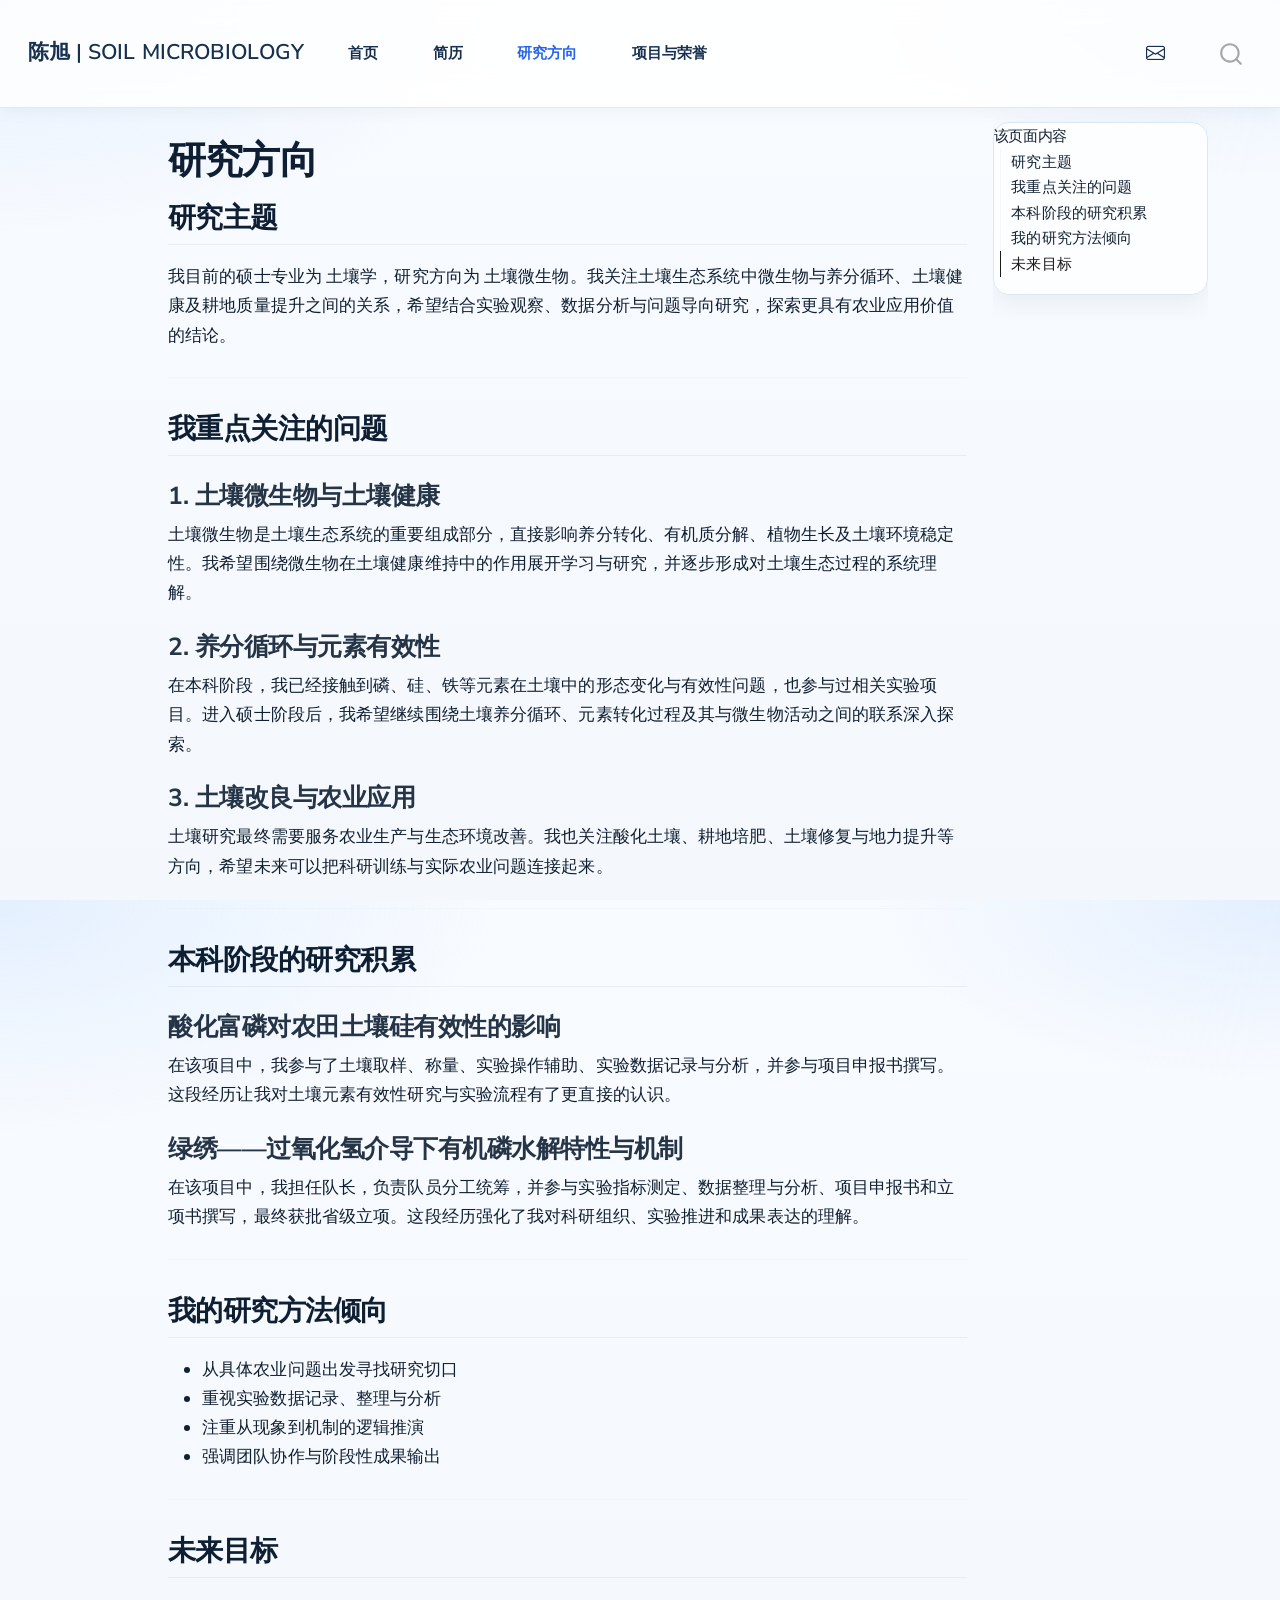
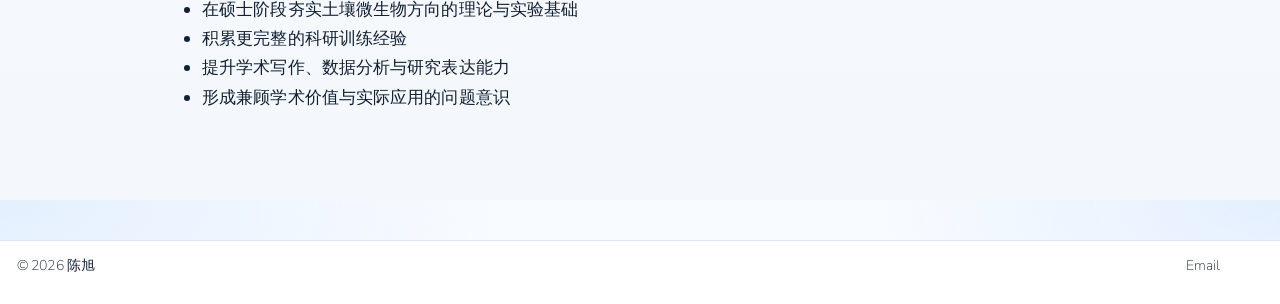
<file: docs/research.html>
<!DOCTYPE html>
<html xmlns="http://www.w3.org/1999/xhtml" lang="zh-Hans" xml:lang="zh-Hans"><head>

<meta charset="utf-8">
<meta name="generator" content="quarto-1.9.31">

<meta name="viewport" content="width=device-width, initial-scale=1.0, user-scalable=yes">


<title>研究方向 – 陈旭 | Soil Microbiology</title>
<style>
/* Default styles provided by pandoc.
** See https://pandoc.org/MANUAL.html#variables-for-html for config info.
*/
code{white-space: pre-wrap;}
span.smallcaps{font-variant: small-caps;}
div.columns{display: flex; gap: min(4vw, 1.5em);}
div.column{flex: auto; overflow-x: auto;}
div.hanging-indent{margin-left: 1.5em; text-indent: -1.5em;}
ul.task-list{list-style: none;}
ul.task-list li input[type="checkbox"] {
  width: 0.8em;
  margin: 0 0.8em 0.2em -1em; /* quarto-specific, see https://github.com/quarto-dev/quarto-cli/issues/4556 */ 
  vertical-align: middle;
}
</style>


<script src="site_libs/quarto-nav/quarto-nav.js"></script>
<script src="site_libs/quarto-nav/headroom.min.js"></script>
<script src="site_libs/clipboard/clipboard.min.js"></script>
<script src="site_libs/quarto-search/autocomplete.umd.js"></script>
<script src="site_libs/quarto-search/fuse.min.js"></script>
<script src="site_libs/quarto-search/quarto-search.js"></script>
<meta name="quarto:offset" content="./">
<script src="site_libs/quarto-html/quarto.js" type="module"></script>
<script src="site_libs/quarto-html/tabsets/tabsets.js" type="module"></script>
<script src="site_libs/quarto-html/popper.min.js"></script>
<script src="site_libs/quarto-html/tippy.umd.min.js"></script>
<script src="site_libs/quarto-html/anchor.min.js"></script>
<link href="site_libs/quarto-html/tippy.css" rel="stylesheet">
<link href="site_libs/quarto-html/quarto-syntax-highlighting-7c69b197886ae2a34062761d21e44731.css" rel="stylesheet" id="quarto-text-highlighting-styles">
<script src="site_libs/bootstrap/bootstrap.min.js"></script>
<link href="site_libs/bootstrap/bootstrap-icons.css" rel="stylesheet">
<link href="site_libs/bootstrap/bootstrap-25bb7fe11dd87d4b484275f98d8af0aa.min.css" rel="stylesheet" append-hash="true" id="quarto-bootstrap" data-mode="light">
<script id="quarto-search-options" type="application/json">{
  "location": "navbar",
  "copy-button": false,
  "collapse-after": 3,
  "panel-placement": "end",
  "type": "overlay",
  "limit": 50,
  "keyboard-shortcut": [
    "f",
    "/",
    "s"
  ],
  "show-item-context": false,
  "language": {
    "search-no-results-text": "没有结果",
    "search-matching-documents-text": "匹配的文档",
    "search-copy-link-title": "复制搜索链接",
    "search-hide-matches-text": "隐藏其它匹配结果",
    "search-more-match-text": "更多匹配结果",
    "search-more-matches-text": "更多匹配结果",
    "search-clear-button-title": "清除",
    "search-text-placeholder": "",
    "search-detached-cancel-button-title": "取消",
    "search-submit-button-title": "提交",
    "search-label": "搜索"
  }
}</script>
<style>html{ scroll-behavior: smooth; }</style>


<link rel="stylesheet" href="styles.css">
</head>

<body class="nav-fixed quarto-light">

<div id="quarto-search-results"></div>
  <header id="quarto-header" class="headroom fixed-top">
    <nav class="navbar navbar-expand-lg " data-bs-theme="dark">
      <div class="navbar-container container-fluid">
      <div class="navbar-brand-container mx-auto">
    <a class="navbar-brand" href="./index.html">
    <span class="navbar-title">陈旭 | Soil Microbiology</span>
    </a>
  </div>
            <div id="quarto-search" class="" title="搜索"></div>
          <button class="navbar-toggler" type="button" data-bs-toggle="collapse" data-bs-target="#navbarCollapse" aria-controls="navbarCollapse" role="menu" aria-expanded="false" aria-label="展开或折叠导航栏" onclick="if (window.quartoToggleHeadroom) { window.quartoToggleHeadroom(); }">
  <span class="navbar-toggler-icon"></span>
</button>
          <div class="collapse navbar-collapse" id="navbarCollapse">
            <ul class="navbar-nav navbar-nav-scroll me-auto">
  <li class="nav-item">
    <a class="nav-link" href="./index.html"> 
<span class="menu-text">首页</span></a>
  </li>  
  <li class="nav-item">
    <a class="nav-link" href="./about.html"> 
<span class="menu-text">简历</span></a>
  </li>  
  <li class="nav-item">
    <a class="nav-link active" href="./research.html" aria-current="page"> 
<span class="menu-text">研究方向</span></a>
  </li>  
  <li class="nav-item">
    <a class="nav-link" href="./projects.html"> 
<span class="menu-text">项目与荣誉</span></a>
  </li>  
</ul>
            <ul class="navbar-nav navbar-nav-scroll ms-auto">
  <li class="nav-item compact">
    <a class="nav-link" href="mailto:2213504815@qq.com"> <i class="bi bi-envelope" role="img" aria-label="Email">
</i> 
<span class="menu-text"></span></a>
  </li>  
</ul>
          </div> <!-- /navcollapse -->
            <div class="quarto-navbar-tools">
</div>
      </div> <!-- /container-fluid -->
    </nav>
</header>
<!-- content -->
<div id="quarto-content" class="quarto-container page-columns page-rows-contents page-layout-article page-navbar">
<!-- sidebar -->
<!-- margin-sidebar -->
    <div id="quarto-margin-sidebar" class="sidebar margin-sidebar">
        <nav id="TOC" role="doc-toc" class="toc-active">
    <h2 id="toc-title">该页面内容</h2>
   
  <ul>
  <li><a href="#研究主题" id="toc-研究主题" class="nav-link active" data-scroll-target="#研究主题">研究主题</a></li>
  <li><a href="#我重点关注的问题" id="toc-我重点关注的问题" class="nav-link" data-scroll-target="#我重点关注的问题">我重点关注的问题</a>
  <ul class="collapse">
  <li><a href="#土壤微生物与土壤健康" id="toc-土壤微生物与土壤健康" class="nav-link" data-scroll-target="#土壤微生物与土壤健康">1. 土壤微生物与土壤健康</a></li>
  <li><a href="#养分循环与元素有效性" id="toc-养分循环与元素有效性" class="nav-link" data-scroll-target="#养分循环与元素有效性">2. 养分循环与元素有效性</a></li>
  <li><a href="#土壤改良与农业应用" id="toc-土壤改良与农业应用" class="nav-link" data-scroll-target="#土壤改良与农业应用">3. 土壤改良与农业应用</a></li>
  </ul></li>
  <li><a href="#本科阶段的研究积累" id="toc-本科阶段的研究积累" class="nav-link" data-scroll-target="#本科阶段的研究积累">本科阶段的研究积累</a>
  <ul class="collapse">
  <li><a href="#酸化富磷对农田土壤硅有效性的影响" id="toc-酸化富磷对农田土壤硅有效性的影响" class="nav-link" data-scroll-target="#酸化富磷对农田土壤硅有效性的影响">酸化富磷对农田土壤硅有效性的影响</a></li>
  <li><a href="#绿绣过氧化氢介导下有机磷水解特性与机制" id="toc-绿绣过氧化氢介导下有机磷水解特性与机制" class="nav-link" data-scroll-target="#绿绣过氧化氢介导下有机磷水解特性与机制">绿绣——过氧化氢介导下有机磷水解特性与机制</a></li>
  </ul></li>
  <li><a href="#我的研究方法倾向" id="toc-我的研究方法倾向" class="nav-link" data-scroll-target="#我的研究方法倾向">我的研究方法倾向</a></li>
  <li><a href="#未来目标" id="toc-未来目标" class="nav-link" data-scroll-target="#未来目标">未来目标</a></li>
  </ul>
</nav>
    </div>
<!-- main -->
<main class="content" id="quarto-document-content">

<header id="title-block-header" class="quarto-title-block default">
<div class="quarto-title">
<h1 class="title">研究方向</h1>
</div>



<div class="quarto-title-meta">

    
  
    
  </div>
  


</header>


<section id="研究主题" class="level2">
<h2 class="anchored" data-anchor-id="研究主题">研究主题</h2>
<p>我目前的硕士专业为 <strong>土壤学</strong>，研究方向为 <strong>土壤微生物</strong>。我关注土壤生态系统中微生物与养分循环、土壤健康及耕地质量提升之间的关系，希望结合实验观察、数据分析与问题导向研究，探索更具有农业应用价值的结论。</p>
<hr>
</section>
<section id="我重点关注的问题" class="level2">
<h2 class="anchored" data-anchor-id="我重点关注的问题">我重点关注的问题</h2>
<section id="土壤微生物与土壤健康" class="level3">
<h3 class="anchored" data-anchor-id="土壤微生物与土壤健康">1. 土壤微生物与土壤健康</h3>
<p>土壤微生物是土壤生态系统的重要组成部分，直接影响养分转化、有机质分解、植物生长及土壤环境稳定性。我希望围绕微生物在土壤健康维持中的作用展开学习与研究，并逐步形成对土壤生态过程的系统理解。</p>
</section>
<section id="养分循环与元素有效性" class="level3">
<h3 class="anchored" data-anchor-id="养分循环与元素有效性">2. 养分循环与元素有效性</h3>
<p>在本科阶段，我已经接触到磷、硅、铁等元素在土壤中的形态变化与有效性问题，也参与过相关实验项目。进入硕士阶段后，我希望继续围绕土壤养分循环、元素转化过程及其与微生物活动之间的联系深入探索。</p>
</section>
<section id="土壤改良与农业应用" class="level3">
<h3 class="anchored" data-anchor-id="土壤改良与农业应用">3. 土壤改良与农业应用</h3>
<p>土壤研究最终需要服务农业生产与生态环境改善。我也关注酸化土壤、耕地培肥、土壤修复与地力提升等方向，希望未来可以把科研训练与实际农业问题连接起来。</p>
<hr>
</section>
</section>
<section id="本科阶段的研究积累" class="level2">
<h2 class="anchored" data-anchor-id="本科阶段的研究积累">本科阶段的研究积累</h2>
<section id="酸化富磷对农田土壤硅有效性的影响" class="level3">
<h3 class="anchored" data-anchor-id="酸化富磷对农田土壤硅有效性的影响">酸化富磷对农田土壤硅有效性的影响</h3>
<p>在该项目中，我参与了土壤取样、称量、实验操作辅助、实验数据记录与分析，并参与项目申报书撰写。这段经历让我对土壤元素有效性研究与实验流程有了更直接的认识。</p>
</section>
<section id="绿绣过氧化氢介导下有机磷水解特性与机制" class="level3">
<h3 class="anchored" data-anchor-id="绿绣过氧化氢介导下有机磷水解特性与机制">绿绣——过氧化氢介导下有机磷水解特性与机制</h3>
<p>在该项目中，我担任队长，负责队员分工统筹，并参与实验指标测定、数据整理与分析、项目申报书和立项书撰写，最终获批省级立项。这段经历强化了我对科研组织、实验推进和成果表达的理解。</p>
<hr>
</section>
</section>
<section id="我的研究方法倾向" class="level2">
<h2 class="anchored" data-anchor-id="我的研究方法倾向">我的研究方法倾向</h2>
<ul>
<li>从具体农业问题出发寻找研究切口<br>
</li>
<li>重视实验数据记录、整理与分析<br>
</li>
<li>注重从现象到机制的逻辑推演<br>
</li>
<li>强调团队协作与阶段性成果输出</li>
</ul>
<hr>
</section>
<section id="未来目标" class="level2">
<h2 class="anchored" data-anchor-id="未来目标">未来目标</h2>
<ul>
<li>在硕士阶段夯实土壤微生物方向的理论与实验基础<br>
</li>
<li>积累更完整的科研训练经验<br>
</li>
<li>提升学术写作、数据分析与研究表达能力<br>
</li>
<li>形成兼顾学术价值与实际应用的问题意识</li>
</ul>


</section>

</main> <!-- /main -->
<script id="quarto-html-after-body" type="application/javascript">
  window.document.addEventListener("DOMContentLoaded", function (event) {
    const icon = "";
    const anchorJS = new window.AnchorJS();
    anchorJS.options = {
      placement: 'right',
      icon: icon
    };
    anchorJS.add('.anchored');
      var localhostRegex = new RegExp(/^(?:http|https):\/\/localhost\:?[0-9]*\//);
      var mailtoRegex = new RegExp(/^mailto:/);
        var filterRegex = new RegExp('/' + window.location.host + '/');
      var isInternal = (href) => {
          return filterRegex.test(href) || localhostRegex.test(href) || mailtoRegex.test(href);
      }
      // Inspect non-navigation links and adorn them if external
     var links = window.document.querySelectorAll('a[href]:not(.nav-link):not(.navbar-brand):not(.toc-action):not(.sidebar-link):not(.sidebar-item-toggle):not(.pagination-link):not(.no-external):not([aria-hidden]):not(.dropdown-item):not(.quarto-navigation-tool):not(.about-link)');
      for (var i=0; i<links.length; i++) {
        const link = links[i];
        if (!isInternal(link.href)) {
          // undo the damage that might have been done by quarto-nav.js in the case of
          // links that we want to consider external
          if (link.dataset.originalHref !== undefined) {
            link.href = link.dataset.originalHref;
          }
            // target, if specified
            link.setAttribute("target", "_blank");
            if (link.getAttribute("rel") === null) {
              link.setAttribute("rel", "noopener");
            }
        }
      }
    function tippyHover(el, contentFn, onTriggerFn, onUntriggerFn) {
      const config = {
        allowHTML: true,
        maxWidth: 500,
        delay: 100,
        arrow: false,
        appendTo: function(el) {
            return el.parentElement;
        },
        interactive: true,
        interactiveBorder: 10,
        theme: 'quarto',
        placement: 'bottom-start',
      };
      if (contentFn) {
        config.content = contentFn;
      }
      if (onTriggerFn) {
        config.onTrigger = onTriggerFn;
      }
      if (onUntriggerFn) {
        config.onUntrigger = onUntriggerFn;
      }
      window.tippy(el, config); 
    }
    const noterefs = window.document.querySelectorAll('a[role="doc-noteref"]');
    for (var i=0; i<noterefs.length; i++) {
      const ref = noterefs[i];
      tippyHover(ref, function() {
        // use id or data attribute instead here
        let href = ref.getAttribute('data-footnote-href') || ref.getAttribute('href');
        try { href = new URL(href).hash; } catch {}
        const id = href.replace(/^#\/?/, "");
        const note = window.document.getElementById(id);
        if (note) {
          return note.innerHTML;
        } else {
          return "";
        }
      });
    }
    const xrefs = window.document.querySelectorAll('a.quarto-xref');
    const processXRef = (id, note) => {
      // Strip column container classes
      const stripColumnClz = (el) => {
        el.classList.remove("page-full", "page-columns");
        if (el.children) {
          for (const child of el.children) {
            stripColumnClz(child);
          }
        }
      }
      stripColumnClz(note)
      if (id === null || id.startsWith('sec-')) {
        // Special case sections, only their first couple elements
        const container = document.createElement("div");
        if (note.children && note.children.length > 2) {
          container.appendChild(note.children[0].cloneNode(true));
          for (let i = 1; i < note.children.length; i++) {
            const child = note.children[i];
            if (child.tagName === "P" && child.innerText === "") {
              continue;
            } else {
              container.appendChild(child.cloneNode(true));
              break;
            }
          }
          if (window.Quarto?.typesetMath) {
            window.Quarto.typesetMath(container);
          }
          return container.innerHTML
        } else {
          if (window.Quarto?.typesetMath) {
            window.Quarto.typesetMath(note);
          }
          return note.innerHTML;
        }
      } else {
        // Remove any anchor links if they are present
        const anchorLink = note.querySelector('a.anchorjs-link');
        if (anchorLink) {
          anchorLink.remove();
        }
        if (window.Quarto?.typesetMath) {
          window.Quarto.typesetMath(note);
        }
        if (note.classList.contains("callout")) {
          return note.outerHTML;
        } else {
          return note.innerHTML;
        }
      }
    }
    for (var i=0; i<xrefs.length; i++) {
      const xref = xrefs[i];
      tippyHover(xref, undefined, function(instance) {
        instance.disable();
        let url = xref.getAttribute('href');
        let hash = undefined; 
        if (url.startsWith('#')) {
          hash = url;
        } else {
          try { hash = new URL(url).hash; } catch {}
        }
        if (hash) {
          const id = hash.replace(/^#\/?/, "");
          const note = window.document.getElementById(id);
          if (note !== null) {
            try {
              const html = processXRef(id, note.cloneNode(true));
              instance.setContent(html);
            } finally {
              instance.enable();
              instance.show();
            }
          } else {
            // See if we can fetch this
            fetch(url.split('#')[0])
            .then(res => res.text())
            .then(html => {
              const parser = new DOMParser();
              const htmlDoc = parser.parseFromString(html, "text/html");
              const note = htmlDoc.getElementById(id);
              if (note !== null) {
                const html = processXRef(id, note);
                instance.setContent(html);
              } 
            }).finally(() => {
              instance.enable();
              instance.show();
            });
          }
        } else {
          // See if we can fetch a full url (with no hash to target)
          // This is a special case and we should probably do some content thinning / targeting
          fetch(url)
          .then(res => res.text())
          .then(html => {
            const parser = new DOMParser();
            const htmlDoc = parser.parseFromString(html, "text/html");
            const note = htmlDoc.querySelector('main.content');
            if (note !== null) {
              // This should only happen for chapter cross references
              // (since there is no id in the URL)
              // remove the first header
              if (note.children.length > 0 && note.children[0].tagName === "HEADER") {
                note.children[0].remove();
              }
              const html = processXRef(null, note);
              instance.setContent(html);
            } 
          }).finally(() => {
            instance.enable();
            instance.show();
          });
        }
      }, function(instance) {
      });
    }
        let selectedAnnoteEl;
        const selectorForAnnotation = ( cell, annotation) => {
          let cellAttr = 'data-code-cell="' + cell + '"';
          let lineAttr = 'data-code-annotation="' +  annotation + '"';
          const selector = 'span[' + cellAttr + '][' + lineAttr + ']';
          return selector;
        }
        const selectCodeLines = (annoteEl) => {
          const doc = window.document;
          const targetCell = annoteEl.getAttribute("data-target-cell");
          const targetAnnotation = annoteEl.getAttribute("data-target-annotation");
          const annoteSpan = window.document.querySelector(selectorForAnnotation(targetCell, targetAnnotation));
          const lines = annoteSpan.getAttribute("data-code-lines").split(",");
          const lineIds = lines.map((line) => {
            return targetCell + "-" + line;
          })
          let top = null;
          let height = null;
          let parent = null;
          if (lineIds.length > 0) {
              //compute the position of the single el (top and bottom and make a div)
              const el = window.document.getElementById(lineIds[0]);
              top = el.offsetTop;
              height = el.offsetHeight;
              parent = el.parentElement.parentElement;
            if (lineIds.length > 1) {
              const lastEl = window.document.getElementById(lineIds[lineIds.length - 1]);
              const bottom = lastEl.offsetTop + lastEl.offsetHeight;
              height = bottom - top;
            }
            if (top !== null && height !== null && parent !== null) {
              // cook up a div (if necessary) and position it 
              let div = window.document.getElementById("code-annotation-line-highlight");
              if (div === null) {
                div = window.document.createElement("div");
                div.setAttribute("id", "code-annotation-line-highlight");
                div.style.position = 'absolute';
                parent.appendChild(div);
              }
              div.style.top = top - 2 + "px";
              div.style.height = height + 4 + "px";
              div.style.left = 0;
              let gutterDiv = window.document.getElementById("code-annotation-line-highlight-gutter");
              if (gutterDiv === null) {
                gutterDiv = window.document.createElement("div");
                gutterDiv.setAttribute("id", "code-annotation-line-highlight-gutter");
                gutterDiv.style.position = 'absolute';
                const codeCell = window.document.getElementById(targetCell);
                const gutter = codeCell.querySelector('.code-annotation-gutter');
                gutter.appendChild(gutterDiv);
              }
              gutterDiv.style.top = top - 2 + "px";
              gutterDiv.style.height = height + 4 + "px";
            }
            selectedAnnoteEl = annoteEl;
          }
        };
        const unselectCodeLines = () => {
          const elementsIds = ["code-annotation-line-highlight", "code-annotation-line-highlight-gutter"];
          elementsIds.forEach((elId) => {
            const div = window.document.getElementById(elId);
            if (div) {
              div.remove();
            }
          });
          selectedAnnoteEl = undefined;
        };
          // Handle positioning of the toggle
      window.addEventListener(
        "resize",
        throttle(() => {
          elRect = undefined;
          if (selectedAnnoteEl) {
            selectCodeLines(selectedAnnoteEl);
          }
        }, 10)
      );
      function throttle(fn, ms) {
      let throttle = false;
      let timer;
        return (...args) => {
          if(!throttle) { // first call gets through
              fn.apply(this, args);
              throttle = true;
          } else { // all the others get throttled
              if(timer) clearTimeout(timer); // cancel #2
              timer = setTimeout(() => {
                fn.apply(this, args);
                timer = throttle = false;
              }, ms);
          }
        };
      }
        // Attach click handler to the DT
        const annoteDls = window.document.querySelectorAll('dt[data-target-cell]');
        for (const annoteDlNode of annoteDls) {
          annoteDlNode.addEventListener('click', (event) => {
            const clickedEl = event.target;
            if (clickedEl !== selectedAnnoteEl) {
              unselectCodeLines();
              const activeEl = window.document.querySelector('dt[data-target-cell].code-annotation-active');
              if (activeEl) {
                activeEl.classList.remove('code-annotation-active');
              }
              selectCodeLines(clickedEl);
              clickedEl.classList.add('code-annotation-active');
            } else {
              // Unselect the line
              unselectCodeLines();
              clickedEl.classList.remove('code-annotation-active');
            }
          });
        }
    const findCites = (el) => {
      const parentEl = el.parentElement;
      if (parentEl) {
        const cites = parentEl.dataset.cites;
        if (cites) {
          return {
            el,
            cites: cites.split(' ')
          };
        } else {
          return findCites(el.parentElement)
        }
      } else {
        return undefined;
      }
    };
    var bibliorefs = window.document.querySelectorAll('a[role="doc-biblioref"]');
    for (var i=0; i<bibliorefs.length; i++) {
      const ref = bibliorefs[i];
      const citeInfo = findCites(ref);
      if (citeInfo) {
        tippyHover(citeInfo.el, function() {
          var popup = window.document.createElement('div');
          citeInfo.cites.forEach(function(cite) {
            var citeDiv = window.document.createElement('div');
            citeDiv.classList.add('hanging-indent');
            citeDiv.classList.add('csl-entry');
            var biblioDiv = window.document.getElementById('ref-' + cite);
            if (biblioDiv) {
              citeDiv.innerHTML = biblioDiv.innerHTML;
            }
            popup.appendChild(citeDiv);
          });
          return popup.innerHTML;
        });
      }
    }
  });
  </script>
</div> <!-- /content -->
<footer class="footer">
  <div class="nav-footer">
    <div class="nav-footer-left">
<p>© 2026 陈旭</p>
</div>   
    <div class="nav-footer-center">
      &nbsp;
    </div>
    <div class="nav-footer-right">
      <ul class="footer-items list-unstyled">
    <li class="nav-item">
    <a class="nav-link" href="mailto:2213504815@qq.com">
<p>Email</p>
</a>
  </li>  
</ul>
    </div>
  </div>
</footer>




<script src="site_libs/quarto-html/zenscroll-min.js"></script>
</body></html>
</file>
<file: docs/site_libs/quarto-html/tippy.css>
.tippy-box[data-animation=fade][data-state=hidden]{opacity:0}[data-tippy-root]{max-width:calc(100vw - 10px)}.tippy-box{position:relative;background-color:#333;color:#fff;border-radius:4px;font-size:14px;line-height:1.4;white-space:normal;outline:0;transition-property:transform,visibility,opacity}.tippy-box[data-placement^=top]>.tippy-arrow{bottom:0}.tippy-box[data-placement^=top]>.tippy-arrow:before{bottom:-7px;left:0;border-width:8px 8px 0;border-top-color:initial;transform-origin:center top}.tippy-box[data-placement^=bottom]>.tippy-arrow{top:0}.tippy-box[data-placement^=bottom]>.tippy-arrow:before{top:-7px;left:0;border-width:0 8px 8px;border-bottom-color:initial;transform-origin:center bottom}.tippy-box[data-placement^=left]>.tippy-arrow{right:0}.tippy-box[data-placement^=left]>.tippy-arrow:before{border-width:8px 0 8px 8px;border-left-color:initial;right:-7px;transform-origin:center left}.tippy-box[data-placement^=right]>.tippy-arrow{left:0}.tippy-box[data-placement^=right]>.tippy-arrow:before{left:-7px;border-width:8px 8px 8px 0;border-right-color:initial;transform-origin:center right}.tippy-box[data-inertia][data-state=visible]{transition-timing-function:cubic-bezier(.54,1.5,.38,1.11)}.tippy-arrow{width:16px;height:16px;color:#333}.tippy-arrow:before{content:"";position:absolute;border-color:transparent;border-style:solid}.tippy-content{position:relative;padding:5px 9px;z-index:1}
</file>
<file: docs/site_libs/quarto-html/quarto-syntax-highlighting-7c69b197886ae2a34062761d21e44731.css>
/* quarto syntax highlight colors */
:root {
  --quarto-hl-ot-color: #003B4F;
  --quarto-hl-at-color: #657422;
  --quarto-hl-ss-color: #20794D;
  --quarto-hl-an-color: #5E5E5E;
  --quarto-hl-fu-color: #4758AB;
  --quarto-hl-st-color: #20794D;
  --quarto-hl-cf-color: #003B4F;
  --quarto-hl-op-color: #5E5E5E;
  --quarto-hl-er-color: #AD0000;
  --quarto-hl-bn-color: #AD0000;
  --quarto-hl-al-color: #AD0000;
  --quarto-hl-va-color: #111111;
  --quarto-hl-bu-color: inherit;
  --quarto-hl-ex-color: inherit;
  --quarto-hl-pp-color: #AD0000;
  --quarto-hl-in-color: #5E5E5E;
  --quarto-hl-vs-color: #20794D;
  --quarto-hl-wa-color: #5E5E5E;
  --quarto-hl-do-color: #5E5E5E;
  --quarto-hl-im-color: #00769E;
  --quarto-hl-ch-color: #20794D;
  --quarto-hl-dt-color: #AD0000;
  --quarto-hl-fl-color: #AD0000;
  --quarto-hl-co-color: #5E5E5E;
  --quarto-hl-cv-color: #5E5E5E;
  --quarto-hl-cn-color: #8f5902;
  --quarto-hl-sc-color: #5E5E5E;
  --quarto-hl-dv-color: #AD0000;
  --quarto-hl-kw-color: #003B4F;
}

/* other quarto variables */
:root {
  --quarto-font-monospace: SFMono-Regular, Menlo, Monaco, Consolas, "Liberation Mono", "Courier New", monospace;
}

/* syntax highlight based on Pandoc's rules */
pre > code.sourceCode > span {
  color: #003B4F;
}

code.sourceCode > span {
  color: #003B4F;
}

div.sourceCode,
div.sourceCode pre.sourceCode {
  color: #003B4F;
}

/* Normal */
code span {
  color: #003B4F;
}

/* Alert */
code span.al {
  color: #AD0000;
  font-style: inherit;
}

/* Annotation */
code span.an {
  color: #5E5E5E;
  font-style: inherit;
}

/* Attribute */
code span.at {
  color: #657422;
  font-style: inherit;
}

/* BaseN */
code span.bn {
  color: #AD0000;
  font-style: inherit;
}

/* BuiltIn */
code span.bu {
  font-style: inherit;
}

/* ControlFlow */
code span.cf {
  color: #003B4F;
  font-weight: bold;
  font-style: inherit;
}

/* Char */
code span.ch {
  color: #20794D;
  font-style: inherit;
}

/* Constant */
code span.cn {
  color: #8f5902;
  font-style: inherit;
}

/* Comment */
code span.co {
  color: #5E5E5E;
  font-style: inherit;
}

/* CommentVar */
code span.cv {
  color: #5E5E5E;
  font-style: italic;
}

/* Documentation */
code span.do {
  color: #5E5E5E;
  font-style: italic;
}

/* DataType */
code span.dt {
  color: #AD0000;
  font-style: inherit;
}

/* DecVal */
code span.dv {
  color: #AD0000;
  font-style: inherit;
}

/* Error */
code span.er {
  color: #AD0000;
  font-style: inherit;
}

/* Extension */
code span.ex {
  font-style: inherit;
}

/* Float */
code span.fl {
  color: #AD0000;
  font-style: inherit;
}

/* Function */
code span.fu {
  color: #4758AB;
  font-style: inherit;
}

/* Import */
code span.im {
  color: #00769E;
  font-style: inherit;
}

/* Information */
code span.in {
  color: #5E5E5E;
  font-style: inherit;
}

/* Keyword */
code span.kw {
  color: #003B4F;
  font-weight: bold;
  font-style: inherit;
}

/* Operator */
code span.op {
  color: #5E5E5E;
  font-style: inherit;
}

/* Other */
code span.ot {
  color: #003B4F;
  font-style: inherit;
}

/* Preprocessor */
code span.pp {
  color: #AD0000;
  font-style: inherit;
}

/* SpecialChar */
code span.sc {
  color: #5E5E5E;
  font-style: inherit;
}

/* SpecialString */
code span.ss {
  color: #20794D;
  font-style: inherit;
}

/* String */
code span.st {
  color: #20794D;
  font-style: inherit;
}

/* Variable */
code span.va {
  color: #111111;
  font-style: inherit;
}

/* VerbatimString */
code span.vs {
  color: #20794D;
  font-style: inherit;
}

/* Warning */
code span.wa {
  color: #5E5E5E;
  font-style: italic;
}

.prevent-inlining {
  content: "</";
}

/*# sourceMappingURL=606289f1d48f6b05ba16068311e045b6.css.map */
</file>
<file: docs/styles.css>
/* Minimal blue modern style for Quarto personal site */

:root{
  --cx-bg: #f6f9fc;
  --cx-surface: #ffffff;
  --cx-surface-soft: #f8fbff;
  --cx-border: #dbe7f3;
  --cx-border-strong: #c7d9eb;
  --cx-text: #122033;
  --cx-muted: #5f7288;
  --cx-muted-2: #7f93a8;
  --cx-blue: #2563eb;
  --cx-blue-deep: #1d4ed8;
  --cx-blue-soft: #eff6ff;
  --cx-blue-line: #bfdbfe;
  --cx-shadow-sm: 0 8px 24px rgba(17, 24, 39, 0.06);
  --cx-shadow-md: 0 18px 44px rgba(37, 99, 235, 0.10);
  --cx-radius: 20px;
  --cx-radius-sm: 14px;
  --cx-max: 1080px;
}

html{
  scroll-behavior: smooth;
}

body{
  color: var(--cx-text);
  background:
    radial-gradient(900px 420px at 0% 0%, rgba(191,219,254,0.35), transparent 55%),
    radial-gradient(800px 360px at 100% 0%, rgba(219,234,254,0.7), transparent 50%),
    linear-gradient(180deg, #f8fbff 0%, #f4f8fc 100%);
  letter-spacing: 0.1px;
  line-height: 1.72;
}

main.content, .content{
  max-width: var(--cx-max);
}

h1, h2, h3, h4{
  color: #0f1f33;
  letter-spacing: -0.02em;
  font-weight: 700;
}

p, li{
  color: var(--cx-text);
}

a{
  color: var(--cx-blue-deep);
  text-decoration: none;
  transition: color .2s ease;
}

a:hover{
  color: var(--cx-blue);
}

/* Navbar */
.navbar{
  background: rgba(255,255,255,0.82) !important;
  backdrop-filter: blur(14px);
  -webkit-backdrop-filter: blur(14px);
  border-bottom: 1px solid rgba(219,231,243,0.9);
  box-shadow: 0 4px 16px rgba(15, 23, 42, 0.04);
}

.navbar-brand,
.navbar-nav .nav-link{
  color: #17304f !important;
  font-weight: 600;
}

.navbar-nav .nav-link:hover,
.navbar-nav .nav-link.active{
  color: var(--cx-blue) !important;
}

/* Page content rhythm */
.quarto-title-block{
  margin-bottom: 1.2rem;
}

.quarto-title-block .title{
  font-size: clamp(1.9rem, 3vw, 2.5rem);
  font-weight: 800;
}

#toc, .toc, .sidebar nav[role="doc-toc"]{
  border: 1px solid var(--cx-border);
  border-radius: 16px;
  background: rgba(255,255,255,0.78);
  box-shadow: var(--cx-shadow-sm);
}

/* Hero */
.hero{
  margin: 1.2rem 0 2rem 0;
  padding: clamp(1.6rem, 4vw, 3rem);
  border-radius: 28px;
  border: 1px solid var(--cx-border);
  background:
    radial-gradient(620px 220px at 10% 0%, rgba(191,219,254,0.70), transparent 60%),
    radial-gradient(520px 240px at 100% 0%, rgba(147,197,253,0.30), transparent 55%),
    linear-gradient(180deg, rgba(255,255,255,0.98), rgba(248,251,255,0.98));
  box-shadow: var(--cx-shadow-md);
}

.hero-inner{
  display: grid;
  grid-template-columns: 1.15fr 0.85fr;
  gap: 1.6rem;
  align-items: start;
}

@media (max-width: 900px){
  .hero-inner{
    grid-template-columns: 1fr;
  }
}

.hero-title{
  margin: 0 0 0.55rem 0;
  font-size: clamp(2.4rem, 5vw, 4rem);
  line-height: 1.04;
  color: #10233b;
}

.hero-subtitle{
  display: inline-block;
  margin-bottom: 0.95rem;
  color: var(--cx-blue-deep);
  background: var(--cx-blue-soft);
  border: 1px solid var(--cx-blue-line);
  border-radius: 999px;
  padding: 0.42rem 0.85rem;
  font-size: 0.96rem;
  font-weight: 600;
}

.hero-lead{
  margin: 0.2rem 0 1.05rem 0;
  max-width: 64ch;
  font-size: 0.95rem;
  line-height: 1.72;
  color: var(--cx-muted);
}

.hero-stickers{
  display: flex;
  flex-wrap: wrap;
  gap: 0.55rem;
  margin: 0.15rem 0 0.95rem 0;
}

.sticker{
  display: inline-flex;
  align-items: center;
  gap: 0.35rem;
  padding: 0.32rem 0.7rem;
  border-radius: 999px;
  border: 1px solid rgba(191,219,254,0.95);
  background: rgba(255,255,255,0.78);
  box-shadow: 0 8px 18px rgba(15, 23, 42, 0.06);
  font-size: 0.9rem;
  color: #1f3a56;
  user-select: none;
}

.hero-note{
  margin: 0 0 1.25rem 0;
  padding: 0.65rem 0.8rem;
  border-radius: 16px;
  border: 1px dashed rgba(147,197,253,0.9);
  background: rgba(239,246,255,0.55);
  color: #2b4a68;
  max-width: 64ch;
}

.section-emoji{
  font-size: 0.95em;
  margin-left: 0.15rem;
  opacity: 0.92;
}

.hero-cta{
  display: flex;
  flex-wrap: wrap;
  gap: 0.8rem;
  align-items: center;
}

.hero-avatar{
  display: grid;
  justify-items: end;
  gap: 1rem;
  align-self: start;
  margin-top: -0.2rem;
}

@media (max-width: 900px){
  .hero-avatar{
    justify-items: start;
  }
}

.avatar{
  width: 176px;
  height: 212px;
  border-radius: 24px;
  object-fit: cover;
  object-position: center top;
  border: 1px solid rgba(255,255,255,0.96);
  box-shadow: 0 20px 44px rgba(37, 99, 235, 0.14);
  background: #eef4fb;
}

@media (max-width: 900px){
  .avatar{
    width: 146px;
    height: 176px;
  }
}

.hero-metrics{
  display: grid;
  gap: 0.8rem;
  width: min(360px, 100%);
}

.metric{
  padding: 1rem 1.05rem;
  border-radius: 18px;
  border: 1px solid var(--cx-border);
  background: rgba(255,255,255,0.78);
  box-shadow: var(--cx-shadow-sm);
}

.metric-k{
  font-size: 1.45rem;
  line-height: 1.1;
  font-weight: 800;
  color: #10233b;
}

.metric-v{
  margin-top: 0.25rem;
  color: var(--cx-muted);
  font-size: 0.95rem;
}

/* Buttons */
.btn{
  border-radius: 999px;
  padding: 0.68rem 1.1rem;
  font-weight: 700;
  border: 1px solid transparent;
  transition: all .2s ease;
}

.btn-lg{
  padding: 0.78rem 1.2rem;
  font-size: 0.98rem;
}

.btn-primary{
  background: linear-gradient(135deg, var(--cx-blue), var(--cx-blue-deep));
  border-color: transparent;
  box-shadow: 0 10px 24px rgba(37, 99, 235, 0.18);
}

.btn-primary:hover{
  transform: translateY(-1px);
  background: linear-gradient(135deg, #2b6ef3, #1f56da);
}

.btn-outline-primary{
  color: var(--cx-blue-deep);
  background: #ffffff;
  border-color: var(--cx-blue-line);
}

.btn-outline-primary:hover{
  color: var(--cx-blue-deep);
  background: var(--cx-blue-soft);
  border-color: #93c5fd;
}

.btn-ghost{
  color: #24415f;
  background: rgba(255,255,255,0.72);
  border-color: var(--cx-border);
}

.btn-ghost:hover{
  background: #ffffff;
  border-color: var(--cx-border-strong);
}

/* Home sections */
.home-panel{
  margin: 1.2rem 0 1.55rem;
  padding: 1.3rem 1.35rem;
  border-radius: 22px;
  border: 1px solid var(--cx-border);
  background: rgba(255,255,255,0.84);
  box-shadow: var(--cx-shadow-sm);
}

.section-title{
  margin-top: 0;
  margin-bottom: 1rem;
  font-size: 1.35rem;
}

.cards{
  display: grid;
  grid-template-columns: repeat(3, 1fr);
  gap: 1rem;
}

@media (max-width: 1000px){
  .cards{
    grid-template-columns: 1fr;
  }
}

.card-lite{
  padding: 1.1rem 1.15rem;
  border-radius: 18px;
  border: 1px solid var(--cx-border);
  background: linear-gradient(180deg, #ffffff, #fbfdff);
  box-shadow: 0 10px 24px rgba(15, 23, 42, 0.05);
}

.card-lite h3{
  margin-top: 0.1rem;
  margin-bottom: 0.75rem;
  font-size: 1.08rem;
  color: #10233b;
}

.card-lite p:last-child,
.card-lite ul:last-child{
  margin-bottom: 0;
}

.highlight{
  padding: 1rem 1.1rem;
  border-radius: 18px;
  border: 1px solid var(--cx-blue-line);
  background: linear-gradient(180deg, #f8fbff, #eff6ff);
}

.timeline{
  border-left: 3px solid #93c5fd;
  padding-left: 1rem;
}

.timeline li{
  margin: 0.55rem 0;
}

.cta-banner{
  margin: 1.4rem 0 0.1rem;
  padding: 1rem 1.1rem;
  border-radius: 18px;
  border: 1px solid var(--cx-border);
  background: linear-gradient(180deg, #ffffff, #f8fbff);
  box-shadow: 0 10px 24px rgba(15, 23, 42, 0.05);
}

/* Generic content sections for inner pages */
hr{
  margin: 1.6rem 0;
  border: 0;
  border-top: 1px solid var(--cx-border);
}

blockquote{
  margin: 1rem 0;
  padding: 0.85rem 1rem;
  border-left: 3px solid #93c5fd;
  background: #f8fbff;
  color: var(--cx-muted);
  border-radius: 0 14px 14px 0;
}

table{
  border-radius: 14px;
  overflow: hidden;
}

pre, code{
  border-radius: 12px;
}

/* Footer */
.nav-footer{
  border-top: 1px solid var(--cx-border);
  color: var(--cx-muted);
  margin-top: 2rem;
}

/* Mobile */
@media (max-width: 640px){
  .hero{
    border-radius: 22px;
    padding: 1.25rem;
  }

  .home-panel{
    padding: 1.05rem;
    border-radius: 18px;
  }

  .hero-title{
    font-size: 2.15rem;
  }

  .hero-lead{
    font-size: 0.97rem;
  }

  .btn, .btn-lg{
    width: 100%;
    justify-content: center;
  }

  .hero-cta{
    flex-direction: column;
    align-items: stretch;
  }
}
</file>
